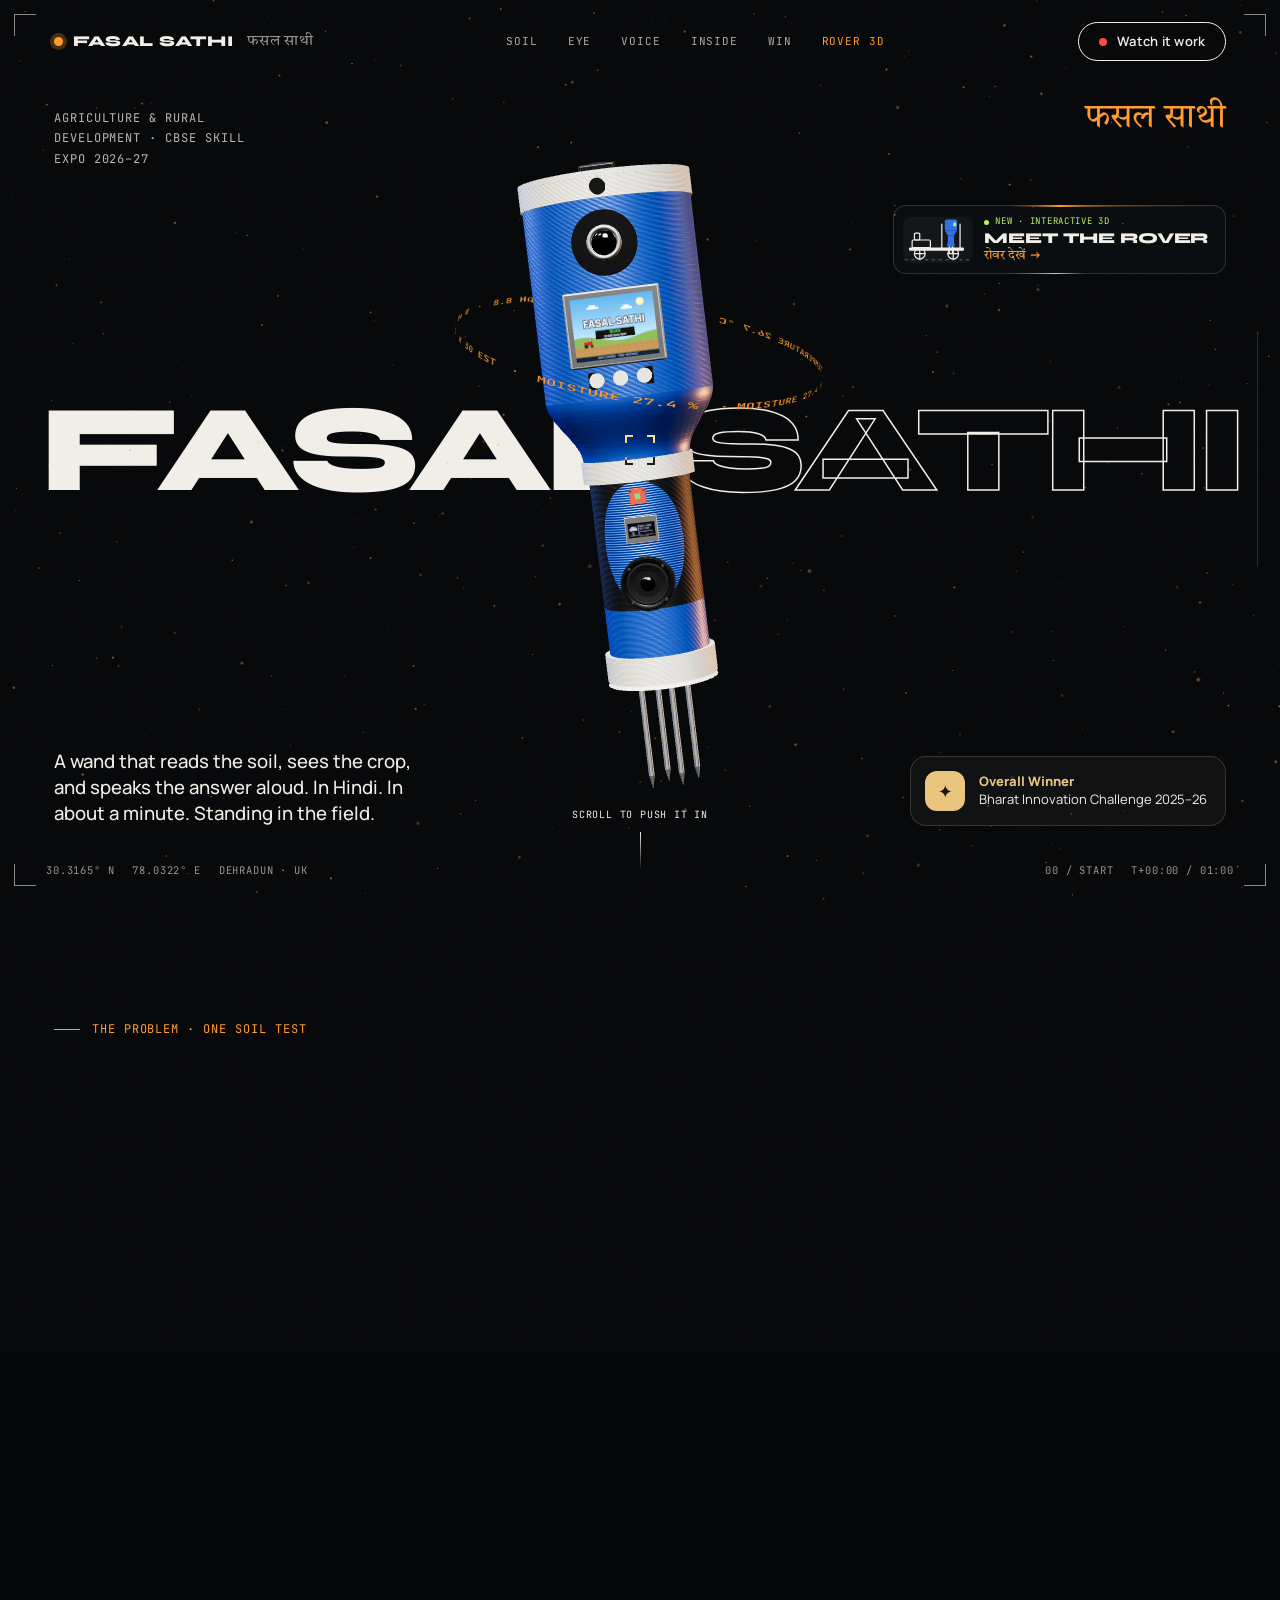
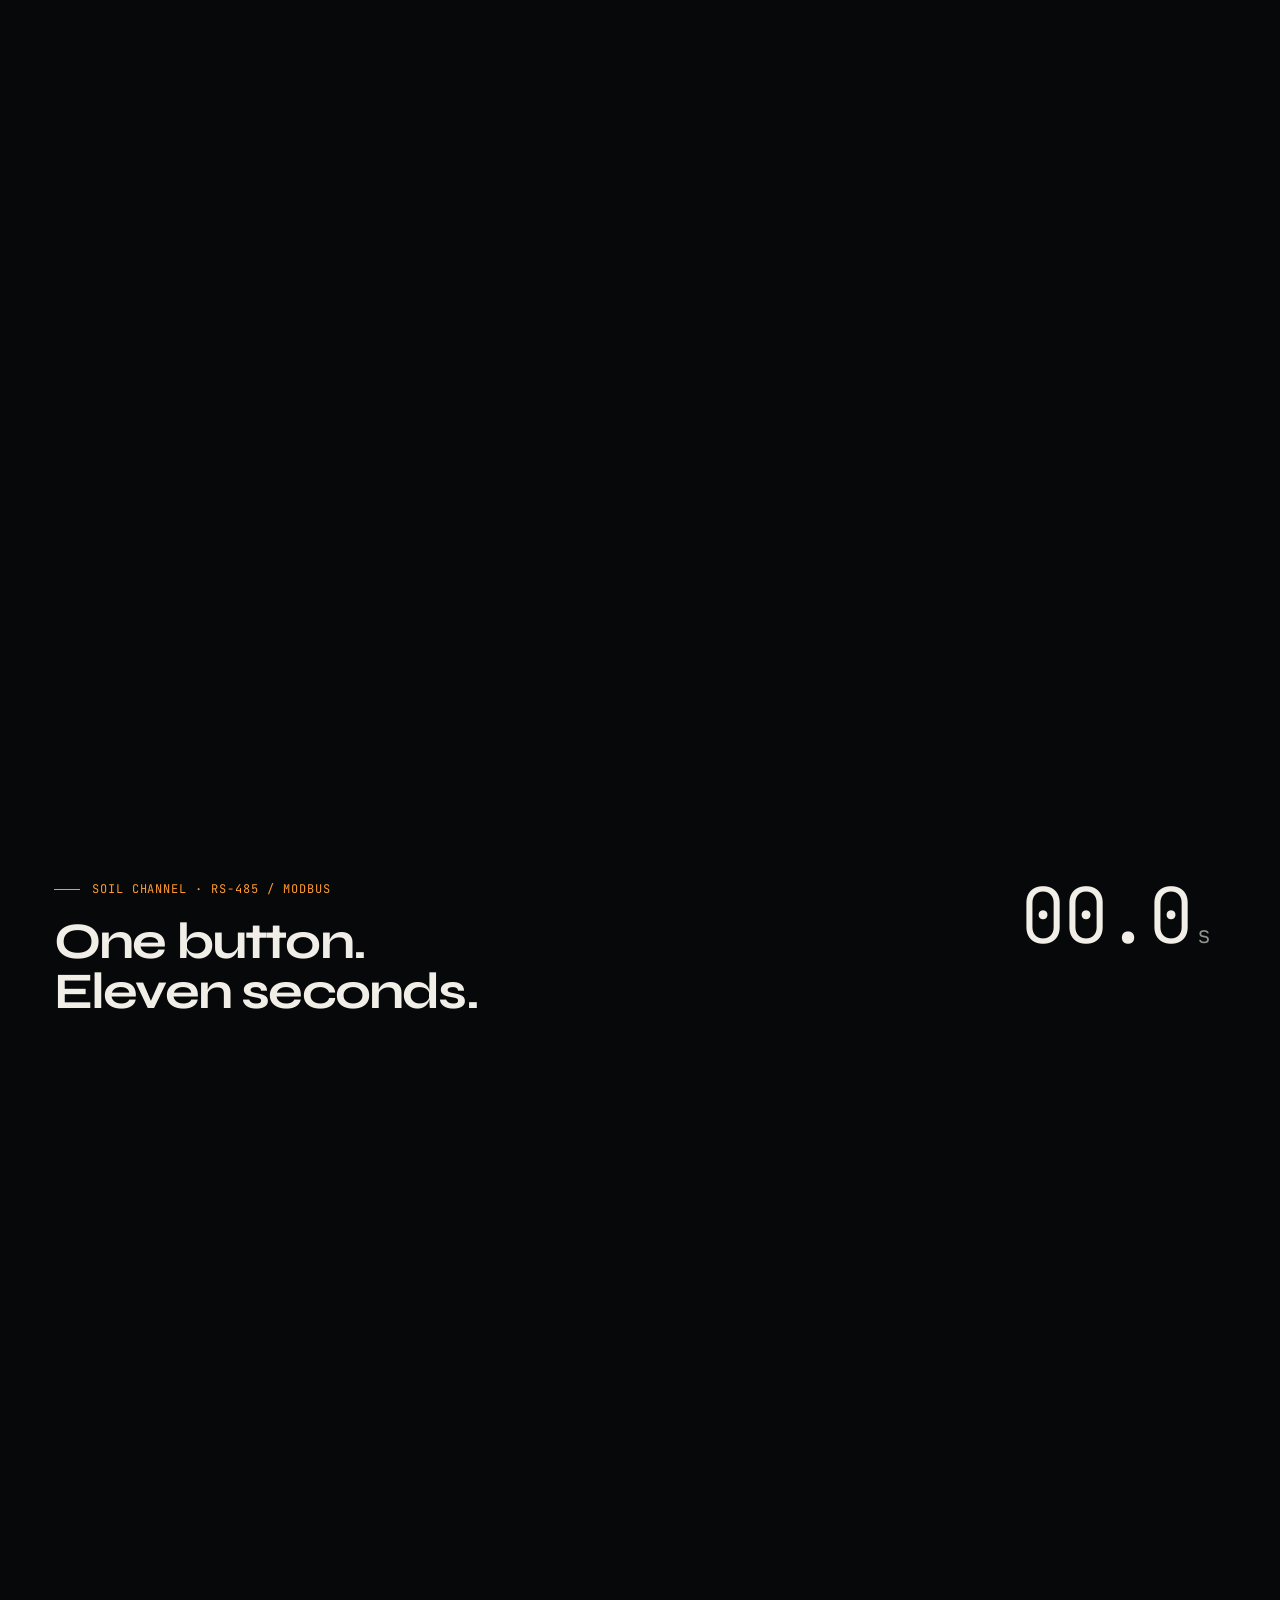
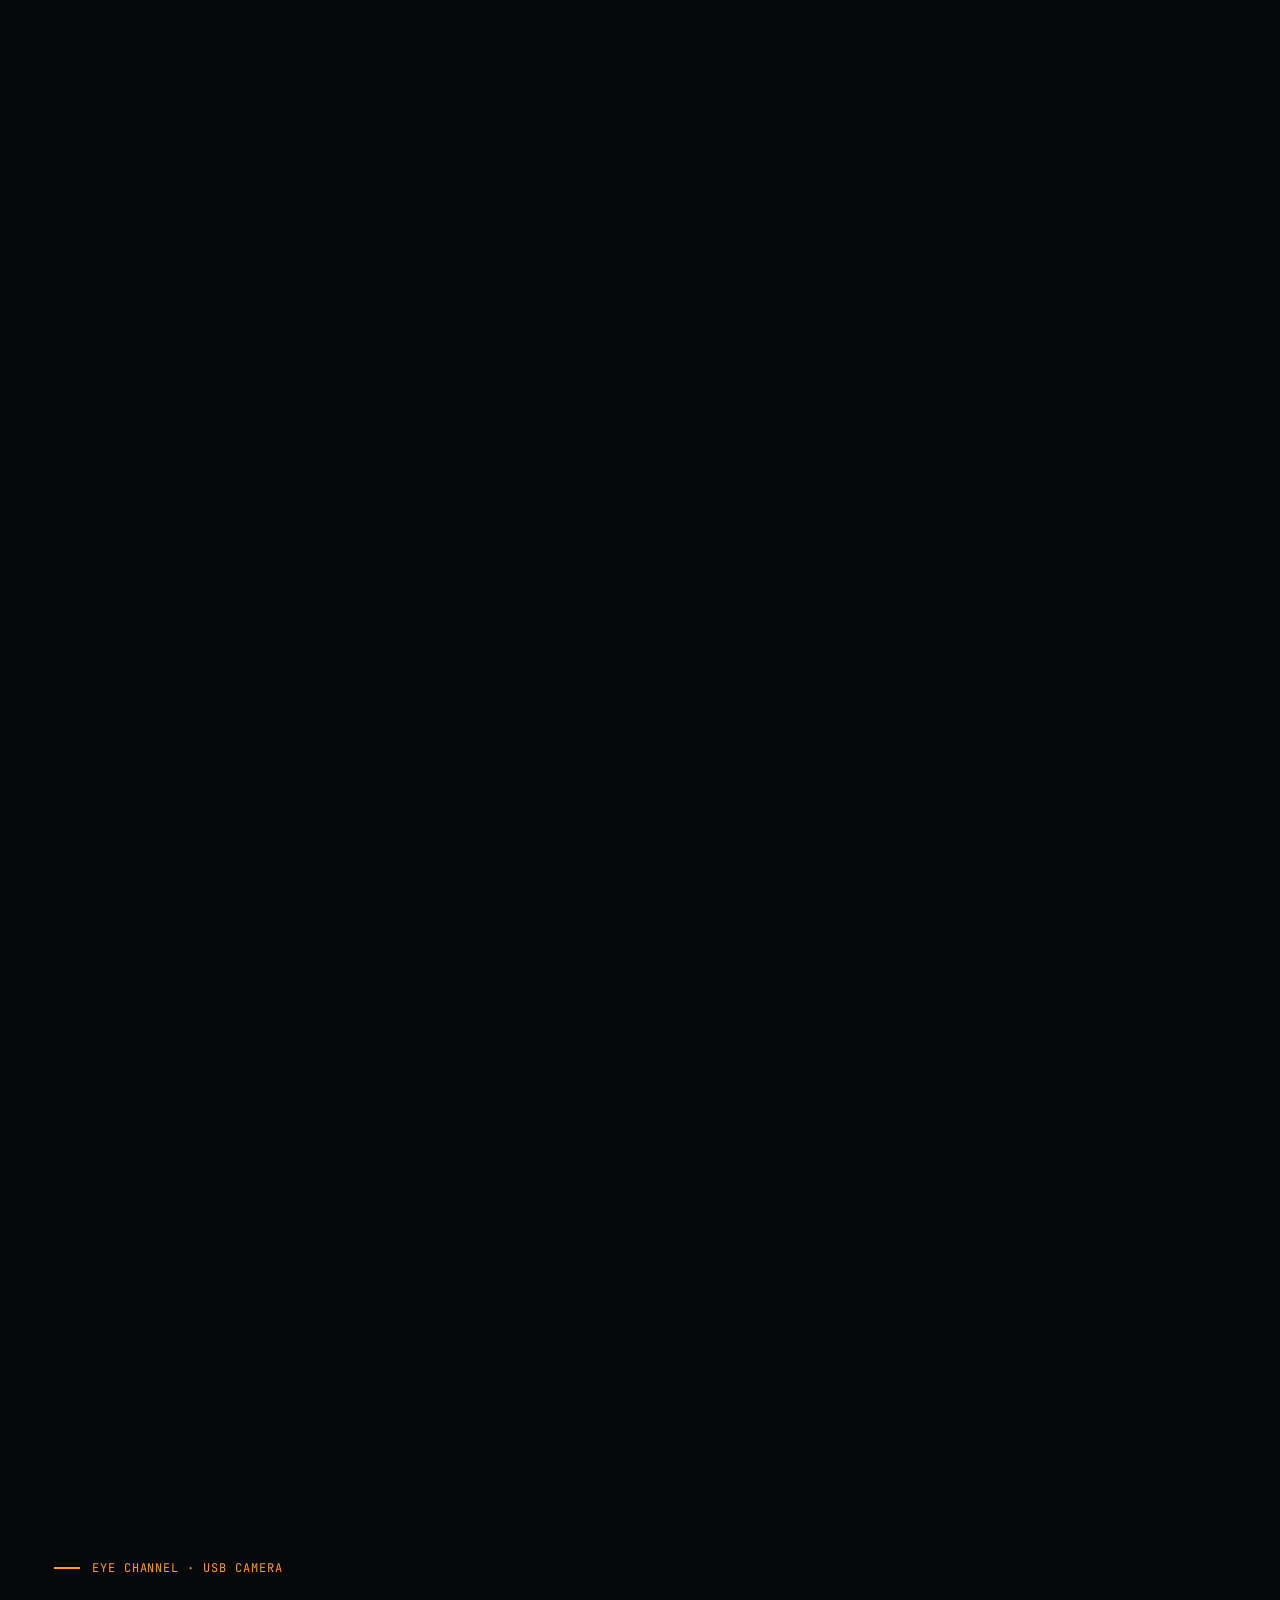
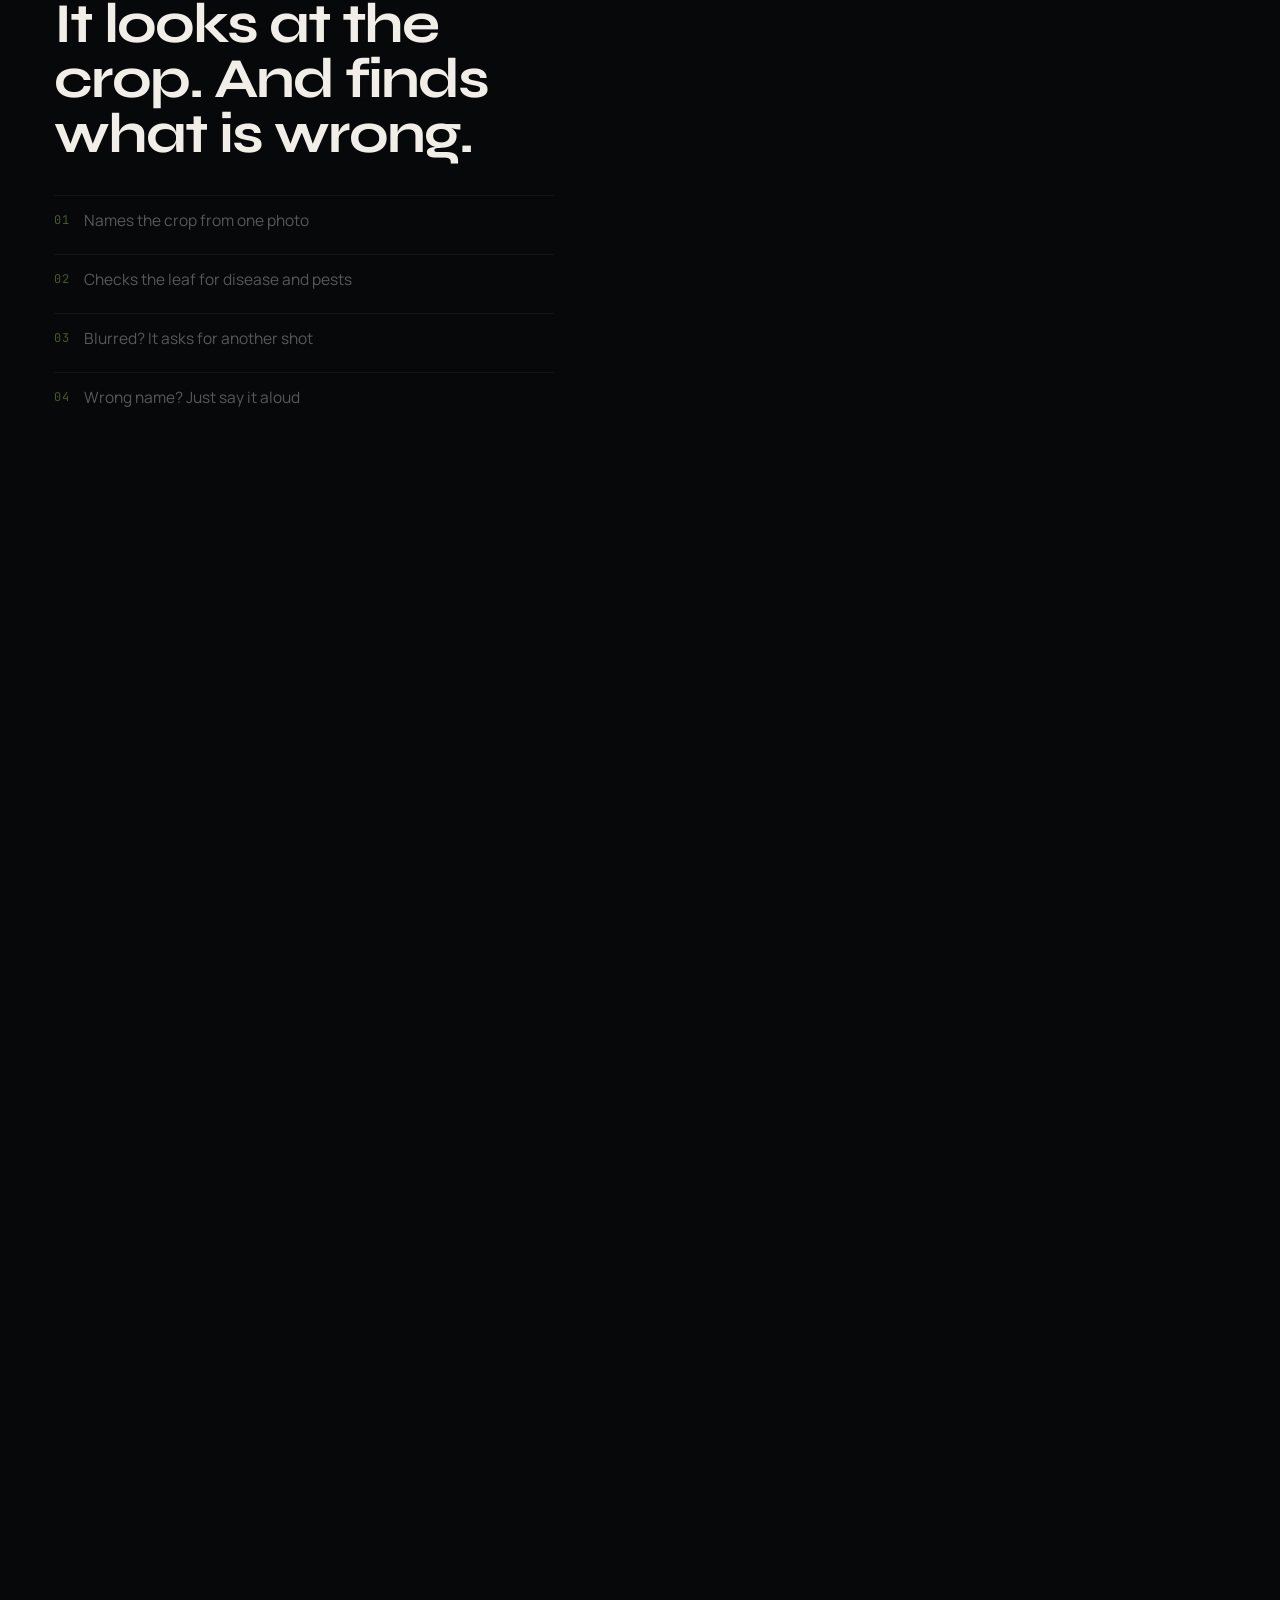
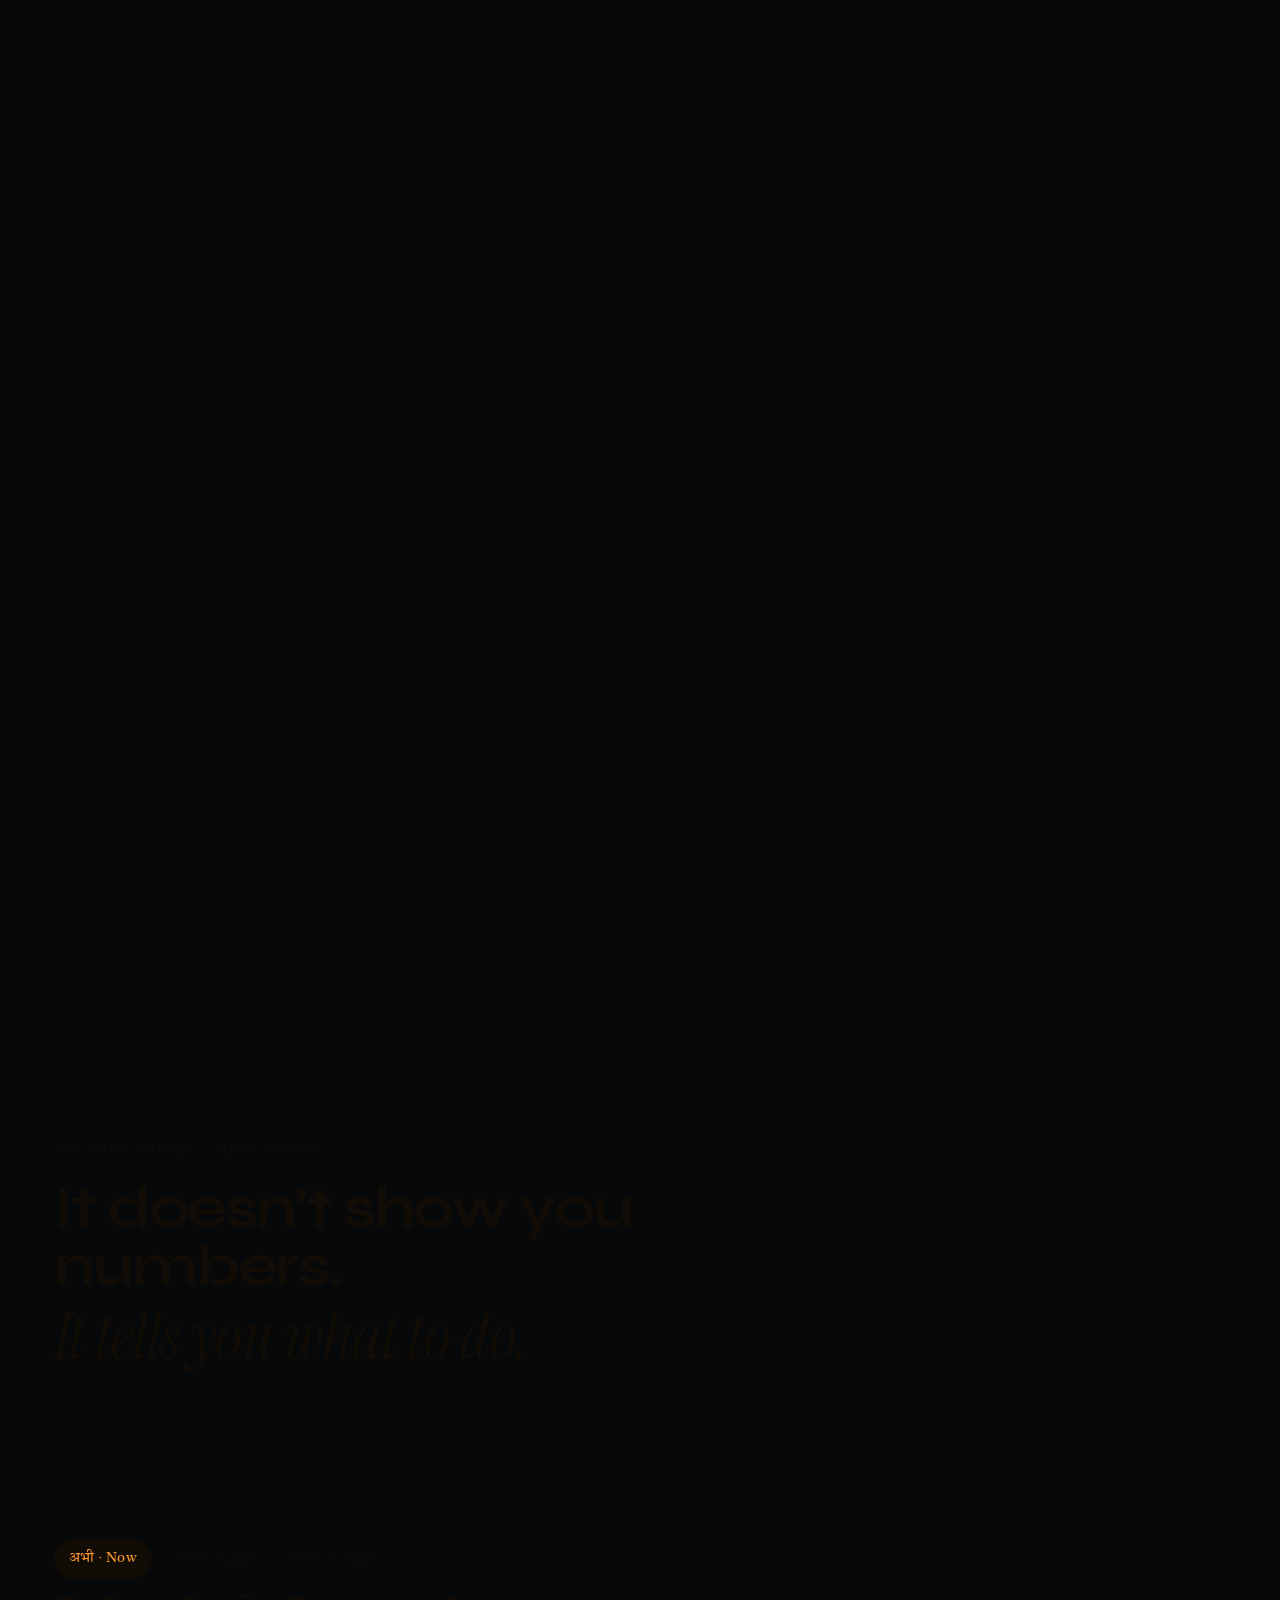
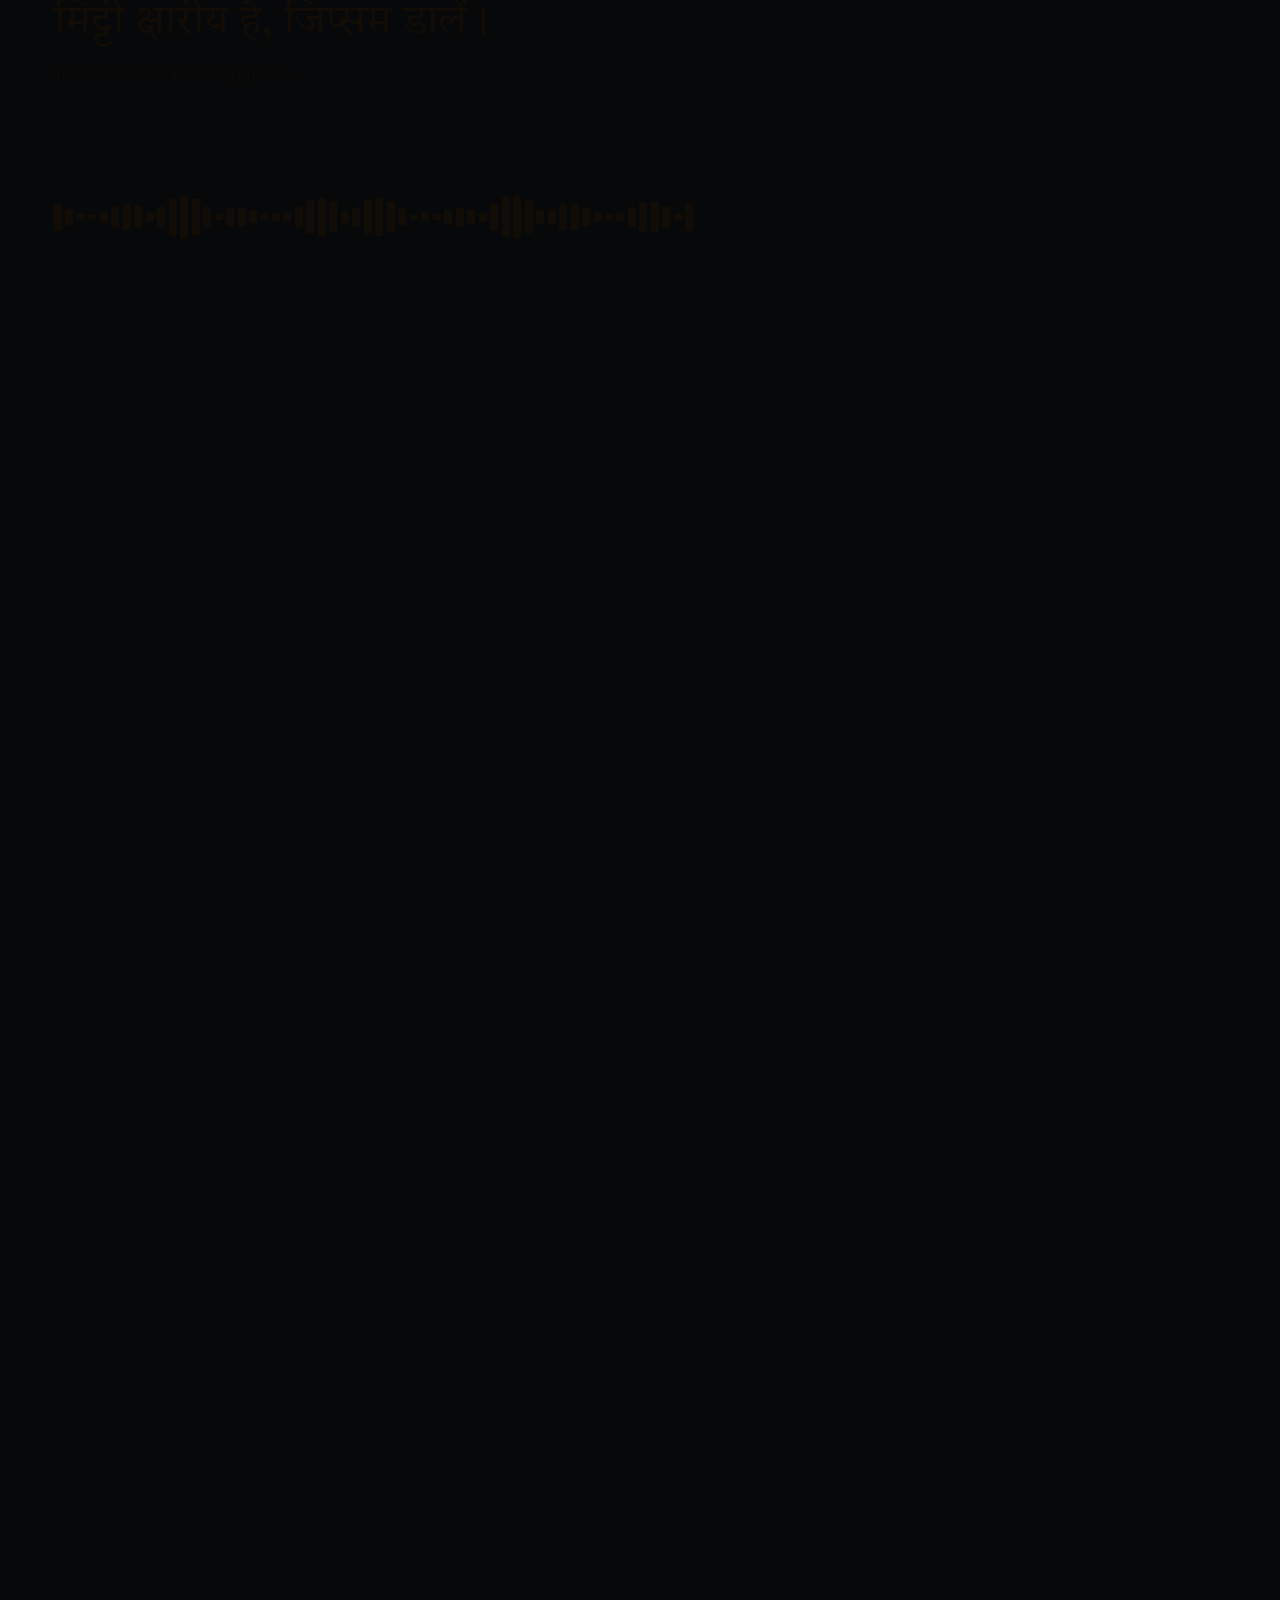
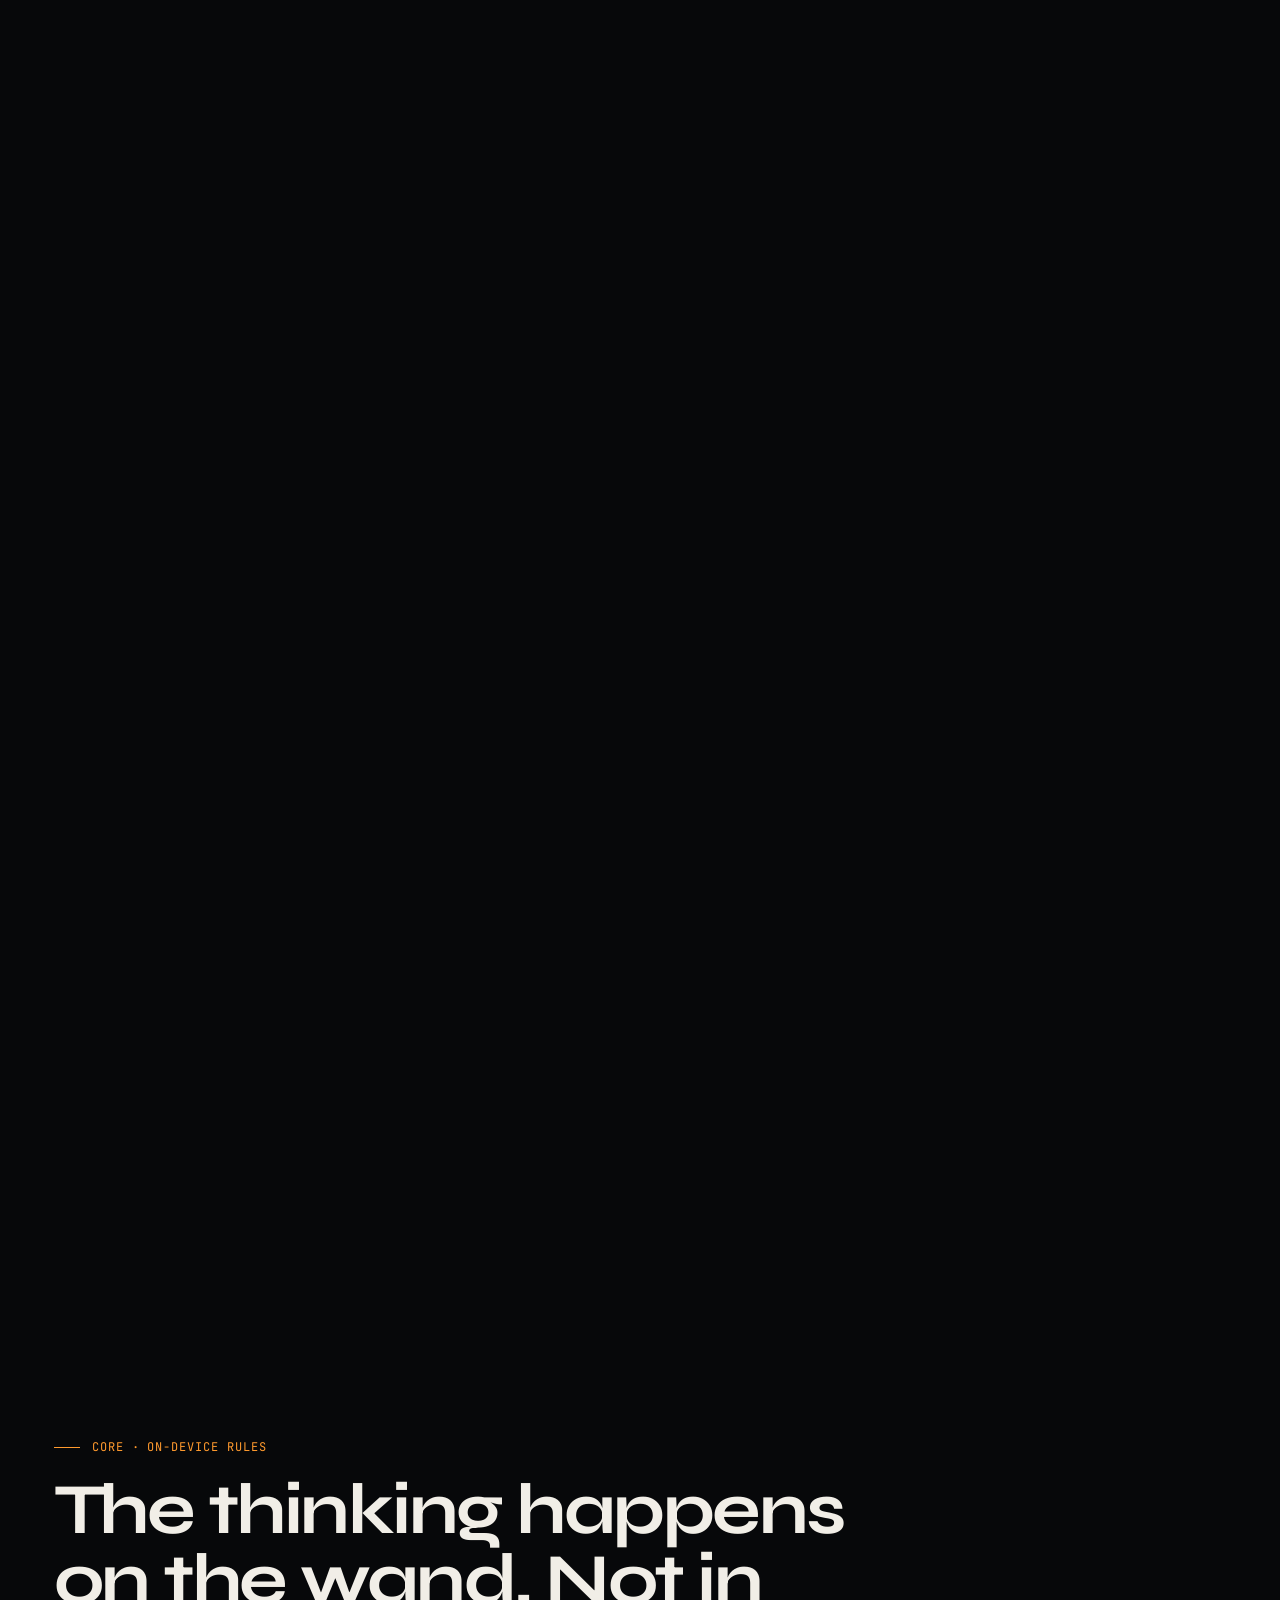
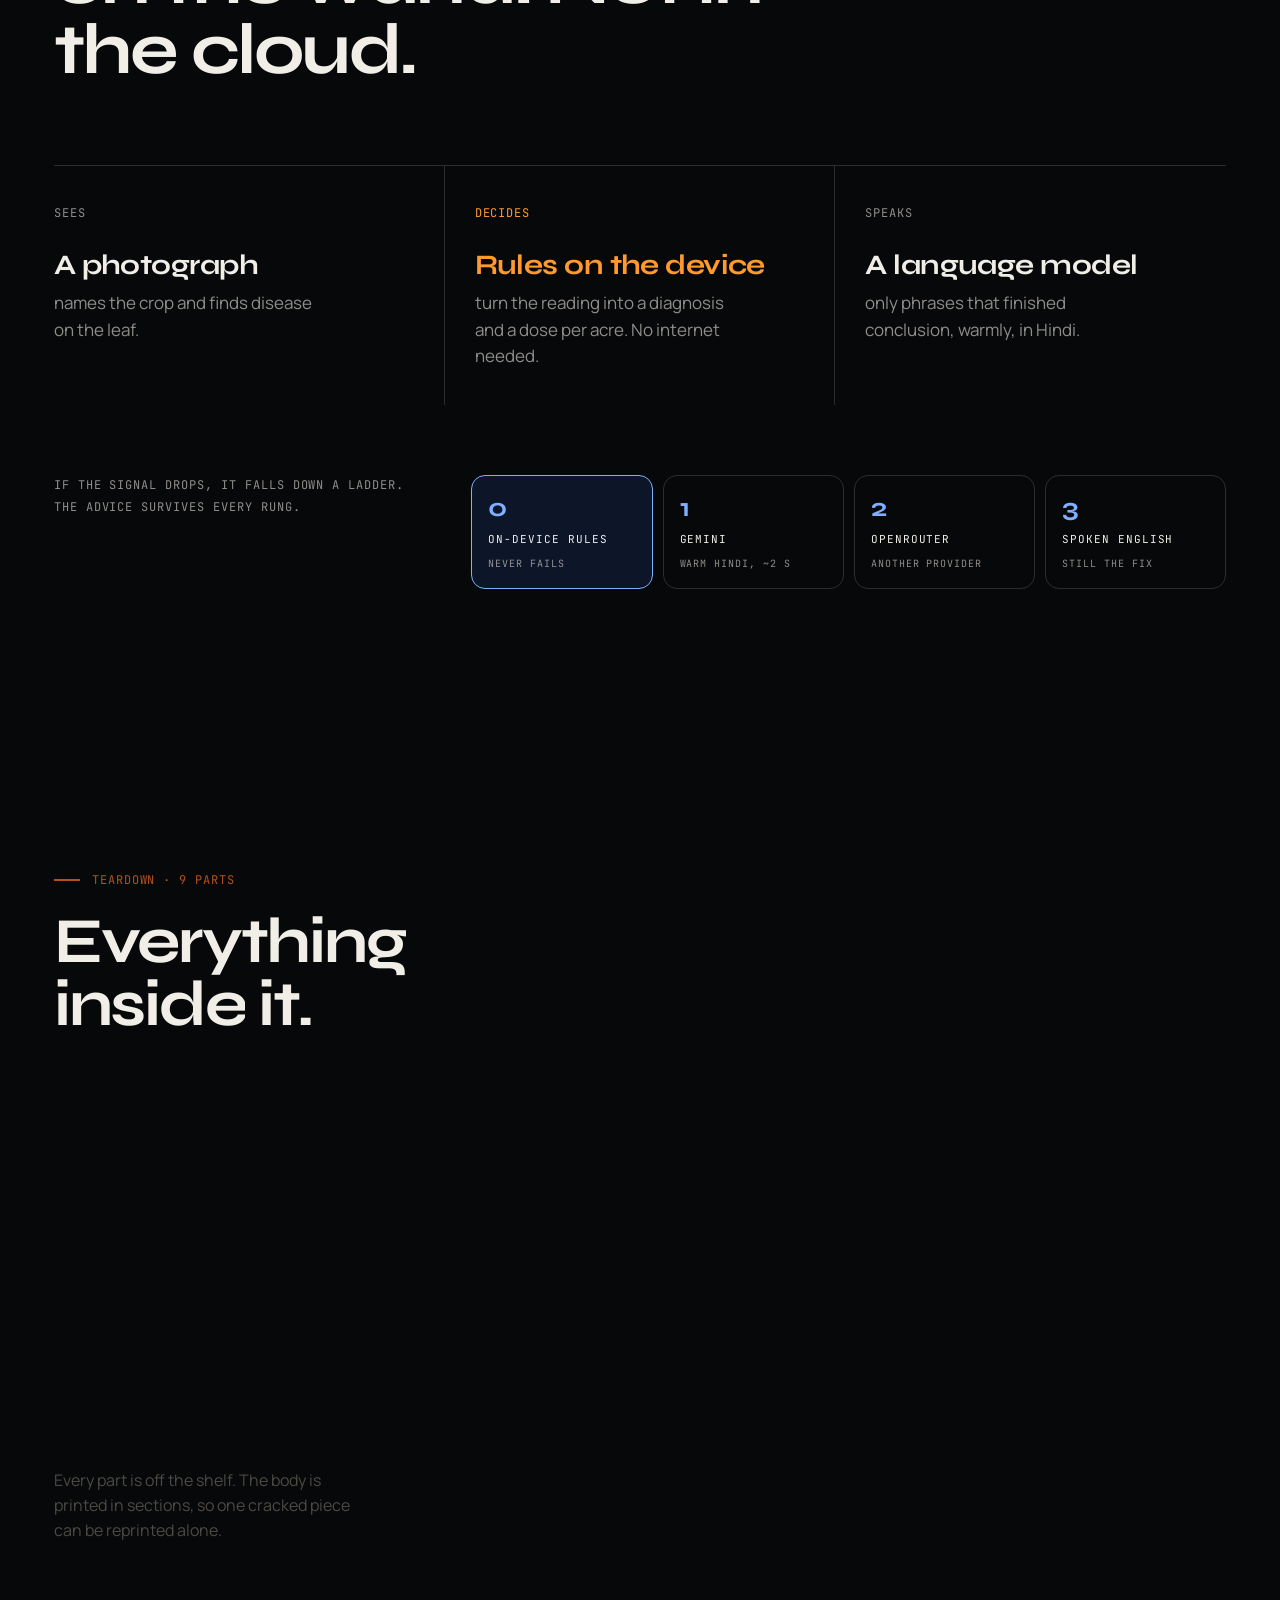
<file: index.html>
<!doctype html>
<html lang="en">
<head>
<meta charset="utf-8">
<meta name="viewport" content="width=device-width, initial-scale=1">
<title>Fasal Sathi — the wand that speaks to farmers</title>
<meta name="description" content="Fasal Sathi is a handheld wand that reads the soil, sees the crop and speaks the answer aloud in Hindi, in about a minute, in the field. Overall Winner, Bharat Innovation Challenge 2025–26.">
<meta name="theme-color" content="#07080a">
<link rel="icon" href="img/favicon.png">
<link rel="preload" href="fonts/Syne.ttf" as="font" type="font/ttf" crossorigin>
<link rel="stylesheet" href="css/site.css">
<script type="importmap">{ "imports": { "three": "./vendor/three/three.module.min.js", "three/addons/": "./vendor/three/addons/" } }</script>
</head>
<body>

<!-- loader -->
<div id="loader" aria-hidden="true">
  <div class="ld-in">
    <div class="ld-top mono"><span>FASAL SATHI · SOIL INTELLIGENCE</span><span id="ldPct">000</span></div>
    <div class="ld-word">Calibrating<em>&nbsp;the probe</em></div>
    <div class="ld-bar"><i></i></div>
    <div class="ld-log mono" id="ldLog">MODBUS RTU · 4800 BAUD · SLAVE 01</div>
  </div>
</div>

<!-- the 3D layer sits above the page, so the wand passes in front of the type -->
<canvas id="world" aria-hidden="true"></canvas>
<div id="labels" aria-hidden="true"></div>
<div class="grain" aria-hidden="true"></div>

<!-- viewfinder HUD -->
<div id="hud" aria-hidden="true">
  <i class="vf tl"></i><i class="vf tr"></i><i class="vf bl"></i><i class="vf br"></i>
  <div class="hud-l mono"><span>30.3165° N</span><span>78.0322° E</span><span>DEHRADUN · UK</span></div>
  <div class="hud-r mono"><span id="hudCh">00 / START</span><span id="hudT">T+00.0 s</span></div>
  <div class="hud-rail"><i id="hudBar"></i></div>
</div>

<header class="nav">
  <a class="brand" href="#top" data-magnet><span class="dot"></span>FASAL SATHI<span class="hi">फसल साथी</span></a>
  <nav class="links mono">
    <a href="#soil">Soil</a><a href="#eye">Eye</a><a href="#voice">Voice</a><a href="#inside">Inside</a><a href="#win">Win</a><a class="new" href="rover/">Rover 3D</a>
  </nav>
  <a class="pill" href="https://drive.google.com/file/d/1Quuk0p0DjH5NBMxoVr4oBa85WzG10_n8/view" target="_blank" rel="noopener" data-magnet><span class="rec"></span>Watch it work</a>
</header>

<main id="top">

<!-- 00 HERO -->
<section class="ch hero" data-ch="hero" data-name="START" data-bg="#07080a">
  <div class="hero-word" aria-label="Fasal Sathi"><span class="hw hw1">FASAL</span><span class="hw hw2">SATHI</span></div>
  <div class="hero-meta">
    <p class="eyebrow mono">Agriculture &amp; Rural Development · CBSE Skill Expo 2026–27</p>
    <div class="hero-r">
      <p class="hero-hi">फसल साथी</p>
      <a class="rover-cta" href="rover/" data-magnet aria-label="Meet the Fasal Sathi Rover, an interactive 3D model">
        <svg class="rc-sprouts" viewBox="0 0 318 96" aria-hidden="true">
          <g class="rc-vine">
            <path class="st s1" d="M250 96 C250 78 240 66 244 50 C247 37 258 30 260 14"/>
            <path class="lf l1" d="M244 64 C232 63 225 55 225 46 C236 47 243 54 244 64 Z"/>
            <path class="lf l2" d="M249 44 C259 39 268 41 272 48 C264 53 255 52 249 44 Z"/>
            <circle class="bud" cx="260" cy="11" r="3.6"/>
          </g>
          <path class="st tr s2" d="M214 96 V74 H196 V52 H186"/>
          <circle class="pad p2" cx="182" cy="52" r="4"/><circle class="via" cx="196" cy="74" r="2"/>
          <path class="st tr s4" d="M160 96 V82 H146"/><circle class="pad p4" cx="142" cy="82" r="3"/>
          <g class="rc-sprout">
            <path class="st s3" d="M288 96 C288 86 294 80 292 70"/>
            <path class="lf l3" d="M292 72 C286 68 285 62 288 58 C292 62 293 67 292 72 Z"/>
            <path class="lf l4" d="M292 72 C298 69 302 64 301 59 C296 61 293 66 292 72 Z"/>
          </g>
        </svg>
        <i class="rc-spark k1"></i><i class="rc-spark k2"></i><i class="rc-spark k3"></i><i class="rc-spark k4"></i>
        <span class="rc-frame" aria-hidden="true"></span>
        <svg class="rc-rover" viewBox="0 0 92 60" aria-hidden="true">
          <line class="gnd" x1="2" y1="56" x2="90" y2="56"/>
          <rect class="ln" x="12" y="30" width="24" height="10" rx="1.5"/>
          <rect class="ln" x="15" y="21" width="7" height="9" rx="1.5"/>
          <line class="ln" x1="51" y1="9" x2="51" y2="40"/><line class="ln" x1="75" y1="9" x2="75" y2="40"/>
          <rect class="deck" x="8" y="40" width="72" height="4" rx="1"/>
          <g class="wnd">
            <rect class="wb" x="55" y="3" width="16" height="15" rx="2.5"/>
            <path class="wb" d="M55 18 H71 L67 24 H59 Z"/>
            <rect class="wb" x="59" y="24" width="8" height="10"/>
            <rect class="wb" x="58" y="34" width="10" height="5" rx="1"/>
            <rect class="scr" x="66" y="7" width="4" height="5" rx=".6"/>
            <path class="ln" d="M61 39 V47 M65 39 V47"/>
          </g>
          <g class="wh w1"><circle class="ln" cx="22" cy="48" r="7"/><path class="ln" d="M22 41 V55 M15 48 H29"/></g>
          <g class="wh w2"><circle class="ln" cx="66" cy="48" r="7"/><path class="ln" d="M66 41 V55 M59 48 H73"/></g>
        </svg>
        <span class="rc-txt">
          <span class="rc-k mono"><i></i>New · interactive 3D</span>
          <span class="rc-t">Meet the Rover</span>
          <span class="rc-h">रोवर देखें <b>→</b></span>
        </span>
      </a>
    </div>
  </div>
  <div class="hero-foot">
    <p class="lead" data-split>A wand that reads the soil, sees the crop, and speaks the answer aloud. In Hindi. In about a minute. Standing in the field.</p>
    <div class="badge"><span class="star">✦</span><span><b>Overall Winner</b><br>Bharat Innovation Challenge 2025–26</span></div>
  </div>
  <div class="cue mono"><span>Scroll to push it in</span><i></i></div>
</section>

<!-- 01 PROBLEM -->
<section class="ch pin problem" data-ch="problem" data-name="PROBLEM" data-bg="#07080a" style="--len:340vh">
  <div class="stick">
    <p class="kicker mono">The problem · one soil test</p>
    <div class="kin">
      <span class="k k1">₹500.</span>
      <span class="k k2">Seven days.</span>
      <span class="k k3">In English.</span>
    </div>
    <div class="kin-after">
      <p class="big">That is one soil test.<br><span class="dim">So most farmers simply guess.</span></p>
      <div class="stat86"><span class="n" data-count="86">0</span><span class="pc">%</span><p>of Indian farmers work less than two hectares. For them the fee, the wait and the English are each a wall.</p></div>
    </div>
  </div>
</section>

<!-- 02 SOIL -->
<section class="ch pin soil" id="soil" data-ch="soil" data-name="SOIL" data-bg="#0b0805" style="--len:420vh">
  <div class="stick">
    <div class="soil-head">
      <p class="kicker mono">Soil channel · RS-485 / Modbus</p>
      <h2 class="h2" data-split>One button.<br>Eleven seconds.</h2>
    </div>
    <div class="timer mono"><span id="tSec">00.0</span><small>s</small></div>
    <div class="reads">
      <div class="rd" data-r="0"><span class="mono">Moisture</span><b><i data-to="27.4" data-d="1">0.0</i><small>%</small></b></div>
      <div class="rd" data-r="1"><span class="mono">Temperature</span><b><i data-to="26.7" data-d="1">0.0</i><small>°C</small></b></div>
      <div class="rd" data-r="2"><span class="mono">Conductivity</span><b><i data-to="98" data-d="0">0</i><small>µS/cm</small></b></div>
      <div class="rd" data-r="3"><span class="mono">pH</span><b><i data-to="8.8" data-d="1">0.0</i></b></div>
      <div class="rd est" data-r="4"><span class="mono">N · P · K <em>EST</em></span><b>40 · 5 · 30<small>mg/kg</small></b></div>
    </div>
    <p class="soil-note mono">First reading in real ground · 23 Aug 2026 · unedited<br><span>N-P-K are estimated from conductivity, and the wand labels them EST. It never quotes a dose from a guess.</span></p>
  </div>
</section>

<!-- 03 EYE -->
<section class="ch pin eye" id="eye" data-ch="eye" data-name="EYE" data-bg="#050a08" style="--len:320vh">
  <div class="stick">
    <div class="eye-copy">
      <p class="kicker mono">Eye channel · USB camera</p>
      <h2 class="h2" data-split>It looks at the crop. And finds what is wrong.</h2>
      <ul class="chips">
        <li><span class="mono">01</span>Names the crop from one photo</li>
        <li><span class="mono">02</span>Checks the leaf for disease and pests</li>
        <li><span class="mono">03</span>Blurred? It asks for another shot</li>
        <li><span class="mono">04</span>Wrong name? Just say it aloud</li>
      </ul>
    </div>
    <div class="idcard mono" id="idcard">
      <div class="idrow"><span>CROP</span><b>TOMATO</b></div>
      <div class="idbar"><i></i></div>
      <div class="idrow"><span>CONFIDENCE</span><b><i data-to="87" data-d="0">0</i>%</b></div>
      <div class="idrow"><span>LEAF</span><b class="flag">SPOTS FLAGGED</b></div>
    </div>
  </div>
</section>

<!-- 04 VOICE -->
<section class="ch pin voice" id="voice" data-ch="voice" data-name="VOICE" data-bg="#ff9a2e" data-fg="#120c06" style="--len:380vh">
  <div class="stick">
    <p class="kicker mono">Voice channel · Hindi speech</p>
    <h2 class="h2 voice-h">It doesn’t show you numbers.<br><span>It tells you what to do.</span></h2>
    <div class="say">
      <div class="tabs mono"><span class="on">अभी · Now</span><span>ज़मीन · Land</span><span>फसल · Crops</span></div>
      <div class="lines">
        <div class="line on"><p class="dev">मिट्टी क्षारीय है, जिप्सम डालें।</p><p class="gl">Your soil is alkaline. Add gypsum.</p></div>
        <div class="line"><p class="dev">हर साल 4–5 टन गोबर की खाद। फसल अवशेष जलाएं नहीं।</p><p class="gl">4–5 tonnes of farmyard manure a year. Never burn crop residue.</p></div>
        <div class="line"><p class="dev">इस मिट्टी में बाजरा, ज्वार और आलू अच्छे रहेंगे।</p><p class="gl">Millet, sorghum and potato will do well in this soil.</p></div>
      </div>
      <div class="wave" aria-hidden="true"></div>
    </div>
  </div>
</section>

<!-- 05 BRAIN -->
<section class="ch brain" data-ch="brain" data-name="THINKING" data-bg="#07080a">
  <p class="kicker mono">Core · on-device rules</p>
  <h2 class="h2 wide" data-split>The thinking happens on the wand. Not in the cloud.</h2>
  <div class="steps">
    <article class="step"><span class="no mono">SEES</span><h3>A photograph</h3><p>names the crop and finds disease on the leaf.</p></article>
    <article class="step hot"><span class="no mono">DECIDES</span><h3>Rules on the device</h3><p>turn the reading into a diagnosis and a dose per acre. No internet needed.</p></article>
    <article class="step"><span class="no mono">SPEAKS</span><h3>A language model</h3><p>only phrases that finished conclusion, warmly, in Hindi.</p></article>
  </div>
  <div class="ladder">
    <p class="mono">If the signal drops, it falls down a ladder. The advice survives every rung.</p>
    <ol class="mono">
      <li><b>0</b>On-device rules<em>never fails</em></li>
      <li><b>1</b>Gemini<em>warm Hindi, ~2 s</em></li>
      <li><b>2</b>OpenRouter<em>another provider</em></li>
      <li><b>3</b>Spoken English<em>still the fix</em></li>
    </ol>
  </div>
</section>

<!-- 06 INSIDE -->
<section class="ch pin inside" id="inside" data-ch="inside" data-name="INSIDE" data-bg="#ebe7de" data-fg="#0d0f12" style="--len:420vh">
  <div class="stick">
    <p class="kicker mono">Teardown · 9 parts</p>
    <h2 class="h2 in-h" data-split>Everything inside it.</h2>
    <p class="in-sub">Every part is off the shelf. The body is printed in sections, so one cracked piece can be reprinted alone.</p>
  </div>
</section>

<!-- 07 PROOF -->
<section class="ch proof" data-ch="proof" data-name="PROOF" data-bg="#07080a">
  <p class="kicker mono">Bench log · measured, not claimed</p>
  <h2 class="h2 wide" data-split>Every number here came off the real hardware.</h2>
  <div class="grid">
    <div class="cell"><b>5–12<small>s</small></b><span>complete soil reading</span></div>
    <div class="cell"><b>1.8–10<small>s</small></b><span>Hindi advice written</span></div>
    <div class="cell"><b>±3<small>%</small></b><span>conductivity accuracy</span></div>
    <div class="cell"><b>±0.3</b><span>pH accuracy</span></div>
    <div class="cell"><b>4/4</b><span>repeat reads, byte for byte identical</span></div>
    <div class="cell"><b>₹0</b><span>per test, once you own it</span></div>
  </div>
  <div class="marquee mono" aria-hidden="true"><div class="mq"><span>[271, 262, 95, 79, 0, 3, 0, 52, 47]</span><span>EC 96 → SALINITY 52 ✓ TDS 48 ✓</span><span>27.1 % · 26.2 °C · 95 µS/cm · pH 7.9</span><span>[271, 262, 95, 79, 0, 3, 0, 52, 47]</span><span>EC 96 → SALINITY 52 ✓ TDS 48 ✓</span><span>27.1 % · 26.2 °C · 95 µS/cm · pH 7.9</span></div></div>
</section>

<!-- 08 REAL -->
<section class="ch pin real" data-ch="real" data-name="REAL" data-bg="#07080a" style="--len:360vh">
  <div class="stick">
    <div class="real-head">
      <p class="kicker mono">Photographs · not a render</p>
      <h2 class="h2">Everything above was drawn by your browser.<br><span class="dim">This is the real one.</span></h2>
    </div>
    <div class="track">
      <figure><img src="img/ph-wand-full.webp" alt="The finished wand" loading="lazy"><figcaption class="mono"><b>01</b>The whole wand</figcaption></figure>
      <figure><img src="img/ph-wand-display.webp" alt="Display, camera and three buttons" loading="lazy"><figcaption class="mono"><b>02</b>Display, camera, three buttons</figcaption></figure>
      <figure><img src="img/ph-wand-top.webp" alt="Top cap with solar panel and fan" loading="lazy"><figcaption class="mono"><b>03</b>Solar panel and fan</figcaption></figure>
      <figure><img src="img/ph-wand-front.webp" alt="The two printed sections" loading="lazy"><figcaption class="mono"><b>04</b>Two printed sections</figcaption></figure>
      <figure><img src="img/ph-wand-lower.webp" alt="Status light, OLED and speaker" loading="lazy"><figcaption class="mono"><b>05</b>Light, OLED, speaker</figcaption></figure>
      <figure><img src="img/ph-wand-probe.webp" alt="The four-prong probe, still carrying soil" loading="lazy"><figcaption class="mono"><b>06</b>Four prongs, still muddy</figcaption></figure>
    </div>
  </div>
</section>

<!-- 09 APP -->
<section class="ch app" data-ch="app" data-name="APP" data-bg="#1d4fb0" data-fg="#f3f1ec">
  <div class="app-copy">
    <p class="kicker mono">Companion · Android app</p>
    <h2 class="h2" data-split>One wand. A whole village.</h2>
    <p class="app-p">The Android app finds the wand over Wi-Fi by itself. No address is ever typed. Every scan, photo and advice is kept per farmer, so one wand can serve every family in a village.</p>
    <ul class="ticks mono"><li>Live probe readings</li><li>History per farmer</li><li>Start or stop a scan</li><li>हिंदी · English · मराठी</li></ul>
  </div>
  <div class="phones">
    <div class="ph p1"><img src="img/app-dashboard.webp" alt="Dashboard" loading="lazy"></div>
    <div class="ph p2"><img src="img/app-home-connected.webp" alt="Home, wand connected" loading="lazy"></div>
    <div class="ph p3"><img src="img/app-farmers.webp" alt="Farmer profiles" loading="lazy"></div>
  </div>
</section>

<!-- 10 WIN -->
<section class="ch win" id="win" data-ch="win" data-name="WIN" data-bg="#07080a">
  <p class="kicker mono gold">Recognition</p>
  <h2 class="win-h"><span>Overall</span><span>Winner.</span></h2>
  <p class="win-sub">Bharat Innovation Challenge 2025–26 · Lovely Professional University, Punjab</p>
  <div class="win-nums">
    <div><b data-count="2600" data-plus>0</b><span class="mono">teams</span></div>
    <div><b data-count="10000" data-plus>0</b><span class="mono">students</span></div>
    <div><b data-count="28">0</b><span class="mono">states</span></div>
    <div><b data-count="21">0</b><span class="mono">industry judges</span></div>
  </div>
  <div class="win-pics">
    <figure class="w1"><img src="img/win-stage.webp" alt="Receiving the Overall Winner cheque on stage" loading="lazy"></figure>
    <figure class="w2"><img src="img/win-trophies.webp" alt="The three trophies" loading="lazy"></figure>
    <figure class="w3"><img src="img/win-duo.webp" alt="Holding the Overall Winner trophy at LPU" loading="lazy"></figure>
  </div>
  <div class="awards mono"><span><b>₹3,00,000</b>Overall Winner</span><span><b>✦</b>Best School Award</span><span><b>✦</b>Jury Special Award</span></div>
</section>

<!-- 11 TEAM -->
<section class="ch team" data-ch="team" data-name="TEAM" data-bg="#ebe7de" data-fg="#0d0f12">
  <p class="kicker mono">Team Sanketra</p>
  <div class="people">
    <div class="pp"><img src="img/team-shubh.webp" alt="Shubh Kumar Jayaswal" loading="lazy"><div><h3>Shubh Kumar Jayaswal</h3><p class="mono">Project lead · hardware, firmware, AI, app</p></div></div>
    <div class="pp"><img src="img/team-abhinav.webp" alt="Abhinav Rawat" loading="lazy"><div><h3>Abhinav Rawat</h3><p class="mono">Hardware integration</p></div></div>
  </div>
  <p class="school">DAV Public School, Defence Colony, Dehradun</p>
  <div class="cta">
    <a class="btn" href="https://drive.google.com/file/d/1Quuk0p0DjH5NBMxoVr4oBa85WzG10_n8/view" target="_blank" rel="noopener" data-magnet><span class="rec"></span>Watch the demo</a>
    <a class="btn ghost" href="rover/" data-magnet>The Rover in 3D</a>
    <a class="btn ghost" href="https://instagram.com/sanketra.in" target="_blank" rel="noopener" data-magnet>@sanketra.in</a>
  </div>
</section>

<footer class="foot" data-ch="foot" data-name="END" data-bg="#ebe7de" data-fg="#0d0f12">
  <div class="foot-word">FASAL SATHI</div>
  <div class="foot-row mono">
    <span>Helping hands that feed India.</span>
    <span>Theme · Agriculture &amp; Rural Development</span>
    <span>Sub Theme · Precision Agriculture &amp; Smart Farming Technology</span>
    <span>Team Sanketra · 2026</span>
  </div>
</footer>

</main>

<div id="cursor" aria-hidden="true"><i></i><i></i><i></i><i></i></div>
<noscript><style>#loader{display:none}</style></noscript>
<script type="module" src="js/main.js"></script>
<script src="js/desktop.js"></script>
</body>
</html>
</file>
<file: css/site.css>
/* Fasal Sathi — instrument black, the wand's own cobalt, a saffron voice. */
@font-face { font-family: 'Syne'; src: url('../fonts/Syne.ttf') format('truetype'); font-weight: 400 800; font-display: swap; }
@font-face { font-family: 'Manrope'; src: url('../fonts/Manrope.ttf') format('truetype'); font-weight: 200 800; font-display: swap; }
@font-face { font-family: 'JB'; src: url('../fonts/JetBrainsMono.ttf') format('truetype'); font-weight: 100 800; font-display: swap; }
@font-face { font-family: 'Tiro'; src: url('../fonts/TiroHindi.ttf') format('truetype'); font-display: swap; }
@font-face { font-family: 'Serif'; src: url('../fonts/InstrumentSerif-Italic.ttf') format('truetype'); font-style: italic; font-display: swap; }

:root {
  --bg: #07080a; --fg: #f1eee7;
  --ink: #07080a; --bone: #ebe7de;
  --cobalt: #2f6fe4; --cobalt-2: #7fb0ff; --saffron: #ff9a2e; --gold: #e9c47c; --leaf: #b9f26a;
  --mut: color-mix(in srgb, var(--fg) 58%, transparent);
  --line: color-mix(in srgb, var(--fg) 16%, transparent);
  --pad: clamp(20px, 4.2vw, 72px);
  --ease: cubic-bezier(.2, .7, .1, 1);
  --u: 1px;
}
* { box-sizing: border-box; }
html { background: var(--bg); color: var(--fg); transition: background-color .9s var(--ease), color .9s var(--ease); }
html, body { margin: 0; }
body { font: 400 17px/1.55 'Manrope', system-ui, sans-serif; -webkit-font-smoothing: antialiased; overflow-x: hidden; }
img { display: block; max-width: 100%; }
a { color: inherit; text-decoration: none; }
::selection { background: var(--saffron); color: #000; }
.mono { font-family: 'JB', ui-monospace, monospace; font-size: 12px; letter-spacing: .08em; text-transform: uppercase; }
.dim { color: var(--mut); }
.gold { color: var(--gold); }

/* layers */
#world { position: fixed; inset: 0; width: 100vw; height: 100vh; z-index: 20; pointer-events: none; }
#labels { position: fixed; inset: 0; z-index: 21; pointer-events: none; }
.grain { position: fixed; inset: -50%; z-index: 60; pointer-events: none; opacity: .07; mix-blend-mode: overlay;
  background-image: url("data:image/svg+xml,%3Csvg xmlns='http://www.w3.org/2000/svg' width='220' height='220'%3E%3Cfilter id='n'%3E%3CfeTurbulence type='fractalNoise' baseFrequency='.85' numOctaves='3' stitchTiles='stitch'/%3E%3C/filter%3E%3Crect width='100%25' height='100%25' filter='url(%23n)'/%3E%3C/svg%3E");
  animation: grain 1.2s steps(6) infinite; }
@keyframes grain { 0%{transform:translate(0,0)} 20%{transform:translate(-3%,2%)} 40%{transform:translate(2%,-4%)} 60%{transform:translate(-4%,-1%)} 80%{transform:translate(3%,3%)} 100%{transform:translate(0,0)} }
main { position: relative; z-index: 10; }

/* loader */
#loader { position: fixed; inset: 0; z-index: 100; background: #07080a; color: #f1eee7; display: grid; place-items: center; transition: clip-path 1.1s cubic-bezier(.77,0,.18,1); clip-path: inset(0 0 0 0); }
#loader.out { clip-path: inset(0 0 100% 0); }
.ld-in { width: min(720px, 86vw); }
.ld-top { display: flex; justify-content: space-between; color: #8b8a86; }
.ld-word { font: 700 clamp(44px, 8vw, 110px)/.95 'Syne'; letter-spacing: -.03em; margin: 28px 0 30px; }
.ld-word em { font: italic 400 1em 'Serif'; color: var(--saffron); letter-spacing: 0; }
.ld-bar { height: 2px; background: #1d1e21; overflow: hidden; }
.ld-bar i { display: block; height: 100%; width: 100%; transform: scaleX(var(--p, 0)); transform-origin: left; background: linear-gradient(90deg, var(--cobalt), var(--saffron)); transition: transform .25s linear; }
.ld-log { margin-top: 16px; color: #6d6c68; min-height: 1.4em; }

/* HUD */
#hud { position: fixed; inset: 0; z-index: 30; pointer-events: none; color: var(--fg); transition: color .9s var(--ease); }
.vf { position: absolute; width: 22px; height: 22px; border: 0 solid currentColor; opacity: .55; }
.vf.tl { top: 14px; left: 14px; border-top-width: 1.5px; border-left-width: 1.5px; }
.vf.tr { top: 14px; right: 14px; border-top-width: 1.5px; border-right-width: 1.5px; }
.vf.bl { bottom: 14px; left: 14px; border-bottom-width: 1.5px; border-left-width: 1.5px; }
.vf.br { bottom: 14px; right: 14px; border-bottom-width: 1.5px; border-right-width: 1.5px; }
.hud-l, .hud-r { position: absolute; bottom: 22px; display: flex; gap: 18px; font-size: 10.5px; opacity: .6; }
.hud-l { left: 46px; } .hud-r { right: 46px; }
.hud-rail { position: absolute; right: 22px; top: 50%; width: 1.5px; height: 26vh; transform: translateY(-50%); background: var(--line); }
.hud-rail i { position: absolute; inset: 0; transform: scaleY(var(--p, 0)); transform-origin: top; background: var(--saffron); }

/* nav */
.nav { position: fixed; z-index: 40; top: 0; left: 0; right: 0; display: flex; align-items: center; justify-content: space-between; padding: 22px var(--pad); color: var(--fg); transition: color .9s var(--ease), transform .6s var(--ease); }
.nav.away { transform: translateY(-110%); }
.brand { display: flex; align-items: center; gap: 10px; font: 800 15px/1 'Syne'; letter-spacing: .02em; }
.brand .dot { width: 9px; height: 9px; background: var(--saffron); border-radius: 50%; box-shadow: 0 0 0 4px color-mix(in srgb, var(--saffron) 25%, transparent); animation: pulse 2.2s infinite; }
.brand .hi { font: 400 15px 'Tiro'; opacity: .6; margin-left: 4px; }
@keyframes pulse { 50% { box-shadow: 0 0 0 9px transparent; } }
.links { display: flex; gap: 30px; font-size: 11px; }
.links a { opacity: .7; transition: opacity .3s; position: relative; }
.links a:hover { opacity: 1; }
.links a.new { opacity: 1; color: var(--saffron); }
.links a::after { content: ''; position: absolute; left: 0; right: 100%; bottom: -5px; height: 1px; background: currentColor; transition: right .4s var(--ease); }
.links a:hover::after { right: 0; }
.pill, .btn { display: inline-flex; align-items: center; gap: 10px; padding: 12px 20px; border: 1px solid currentColor; border-radius: 999px; font: 600 13px/1 'Manrope'; letter-spacing: .02em; transition: background .3s, color .3s; will-change: transform; }
.pill:hover { background: var(--fg); color: var(--bg); }
.rec { width: 8px; height: 8px; border-radius: 50%; background: #ff4b3a; animation: pulse 1.6s infinite; }

/* chapters */
.ch { position: relative; padding: 0 var(--pad); }
.pin { height: var(--len, 300vh); padding: 0; }
.stick { position: sticky; top: 0; height: 100vh; overflow: hidden; padding: 0 var(--pad); }
.kicker { color: var(--saffron); margin: 0 0 18px; display: flex; align-items: center; gap: 12px; }
.kicker::before { content: ''; width: 26px; height: 1.5px; background: currentColor; }
.h2 { font: 700 clamp(40px, 5.6vw, 96px)/.98 'Syne'; letter-spacing: -.035em; margin: 0; }
.h2.wide { max-width: 15ch; }

/* split-text reveal */
[data-split] .w { display: inline-block; overflow: hidden; vertical-align: top; padding-bottom: .08em; margin-bottom: -.08em; }
[data-split] .w > span { display: inline-block; transform: translateY(105%); transition: transform 1s var(--ease); transition-delay: calc(var(--i) * 38ms); }
[data-split].in .w > span { transform: none; }

/* HERO */
.hero { height: 100vh; min-height: 640px; display: grid; place-items: center; overflow: hidden; }
.hero-word { position: absolute; inset: 0; display: flex; align-items: center; justify-content: center; gap: 1.6vw; pointer-events: none; }
.hw { font: 800 13.4vw/.8 'Syne'; letter-spacing: -.06em; color: var(--fg); transform: translateY(var(--y, 0)); display: inline-block; }
.hw2 { color: transparent; -webkit-text-stroke: 1.5px var(--fg); }
.hero-word { clip-path: inset(0 0 0 0); }
.hw { translate: 0 110%; transition: translate 1.4s var(--ease) .25s; }
.hw2 { transition-delay: .4s; }
html.go .hw { translate: 0 0; }
.hero-meta { position: absolute; top: 108px; left: var(--pad); right: var(--pad); display: flex; justify-content: space-between; align-items: flex-start; }
.eyebrow { margin: 0; opacity: .75; max-width: 30ch; line-height: 1.7; }
.hero-hi { margin: -6px 0 0; font: 400 clamp(26px, 2.6vw, 40px)/1 'Tiro'; color: var(--saffron); }
/* rover call-to-action: innovation growing out of a seed */
@property --rcA { syntax: '<angle>'; inherits: false; initial-value: 0deg; }
.hero-r { display: flex; flex-direction: column; align-items: flex-end; }
.rover-cta { position: relative; margin-top: 88px; display: flex; align-items: center; gap: 14px; padding: 12px 22px 12px 12px;
  border-radius: 16px; background: rgba(13, 15, 19, .74); border: 1px solid var(--line); color: var(--fg);
  backdrop-filter: blur(8px); -webkit-backdrop-filter: blur(8px); transition: background .35s var(--ease), transform .45s var(--ease); }
.rover-cta:hover { background: rgba(20, 25, 34, .9); }
.rc-frame { position: absolute; inset: -1px; border-radius: 17px; padding: 1.6px; pointer-events: none;
  background: conic-gradient(from var(--rcA), var(--saffron), transparent 22%, transparent 40%, var(--leaf) 52%, transparent 66%, transparent 84%, var(--saffron));
  -webkit-mask: linear-gradient(#000 0 0) content-box, linear-gradient(#000 0 0); -webkit-mask-composite: xor; mask-composite: exclude;
  animation: rcSpin 4.5s linear infinite; }
@keyframes rcSpin { to { --rcA: 360deg; } }
.rc-rover { width: 92px; height: 60px; flex: none; border-radius: 11px; background: rgba(255, 255, 255, .035); overflow: visible; }
.rc-rover .ln { fill: none; stroke: var(--fg); stroke-width: 1.6; stroke-linecap: round; stroke-linejoin: round; }
.rc-rover .deck { fill: var(--fg); }
.rc-rover .wb { fill: var(--cobalt); }
.rc-rover .scr { fill: var(--leaf); }
.rc-rover .gnd { stroke: color-mix(in srgb, var(--fg) 40%, transparent); stroke-width: 1.2; stroke-dasharray: 4 5; animation: rcGround .9s linear infinite; }
@keyframes rcGround { to { stroke-dashoffset: -9; } }
.rc-rover .wh { transform-box: fill-box; transform-origin: center; animation: rcWheel 1.1s linear infinite; }
@keyframes rcWheel { to { transform: rotate(360deg); } }
.rc-rover .wnd { animation: rcRead 3.2s var(--ease) infinite; }
@keyframes rcRead { 0%, 55%, 100% { transform: translateY(0); } 68%, 82% { transform: translateY(6px); } }
.rc-txt { display: flex; flex-direction: column; gap: 3px; text-align: left; }
.rc-k { display: flex; align-items: center; gap: 7px; font-size: 10px; color: var(--leaf); }
.rc-k i { width: 6px; height: 6px; border-radius: 50%; background: var(--leaf); animation: pulse 1.6s infinite; }
.rc-t { font: 800 clamp(18px, 1.45vw, 23px)/1 'Syne', sans-serif; text-transform: uppercase; letter-spacing: -.01em; white-space: nowrap; }
.rc-h { font: 400 clamp(14px, 1.05vw, 17px)/1.1 'Tiro', serif; color: var(--saffron); }
.rc-h b { display: inline-block; font-family: 'Manrope', sans-serif; transition: transform .4s var(--ease); }
.rover-cta:hover .rc-h b { transform: translateX(5px); }
.rover-cta:hover .rc-rover .wh { animation-duration: .45s; }
/* the sprouts above the button */
.rc-sprouts { position: absolute; right: 0; bottom: 100%; width: 318px; height: 96px; overflow: visible; pointer-events: none;
  transform-origin: 80% 100%; transition: transform .6s var(--ease); }
.rover-cta:hover .rc-sprouts { transform: scaleY(1.16); }
.rc-sprouts .st { fill: none; stroke: var(--leaf); stroke-width: 2; stroke-linecap: round; stroke-dasharray: 160; stroke-dashoffset: 160;
  animation: rcGrow 7s var(--ease) infinite; }
.rc-sprouts .tr { stroke: var(--cobalt-2); stroke-linecap: square; stroke-linejoin: miter; }
.rc-sprouts .s2 { animation-delay: .25s; } .rc-sprouts .s3 { animation-delay: .5s; } .rc-sprouts .s4 { animation-delay: .7s; }
.rc-sprouts .lf { fill: var(--leaf); opacity: .9; transform-box: fill-box; transform: scale(0); animation: rcLeaf 7s var(--ease) infinite; }
.rc-sprouts .l1 { transform-origin: right bottom; animation-delay: .45s; }
.rc-sprouts .l2 { transform-origin: left bottom; animation-delay: .7s; }
.rc-sprouts .l3 { transform-origin: right bottom; animation-delay: 1s; }
.rc-sprouts .l4 { transform-origin: left bottom; animation-delay: 1.1s; }
.rc-sprouts .bud, .rc-sprouts .pad { fill: var(--saffron); transform-box: fill-box; transform-origin: center; transform: scale(0); animation: rcLeaf 7s var(--ease) infinite; }
.rc-sprouts .bud { animation-delay: .95s; } .rc-sprouts .p2 { animation-delay: .8s; } .rc-sprouts .p4 { animation-delay: 1.05s; }
.rc-sprouts .via { fill: var(--cobalt-2); transform-box: fill-box; transform-origin: center; transform: scale(0); animation: rcLeaf 7s var(--ease) infinite .55s; }
.rc-vine, .rc-sprout { transform-box: fill-box; transform-origin: 50% 100%; animation: rcSway 4.8s ease-in-out infinite; }
.rc-sprout { animation-duration: 3.9s; animation-direction: alternate-reverse; }
@keyframes rcGrow { 0% { stroke-dashoffset: 160; opacity: 1; } 22%, 86% { stroke-dashoffset: 0; opacity: 1; } 100% { stroke-dashoffset: 0; opacity: 0; } }
@keyframes rcLeaf { 0%, 14% { transform: scale(0); opacity: 1; } 30%, 86% { transform: scale(1); opacity: 1; } 100% { transform: scale(1); opacity: 0; } }
@keyframes rcSway { 0%, 100% { transform: rotate(-2.5deg); } 50% { transform: rotate(2.5deg); } }
.rc-spark { position: absolute; bottom: 100%; width: 4px; height: 4px; background: var(--saffron); opacity: 0; pointer-events: none; animation: rcSpark 3.6s linear infinite; }
.rc-spark.k1 { right: 52px; } .rc-spark.k2 { right: 96px; animation-delay: .9s; background: var(--leaf); }
.rc-spark.k3 { right: 140px; animation-delay: 1.8s; } .rc-spark.k4 { right: 22px; animation-delay: 2.7s; background: var(--cobalt-2); }
@keyframes rcSpark { 0% { transform: translateY(0); opacity: 0; } 15% { opacity: 1; } 100% { transform: translateY(-90px); opacity: 0; } }

.hero-foot { position: absolute; bottom: 74px; left: var(--pad); right: var(--pad); display: flex; justify-content: space-between; align-items: flex-end; gap: 40px; }
.lead { max-width: 30ch; margin: 0; font: 500 clamp(17px, 1.45vw, 22px)/1.4 'Manrope'; }
.badge { display: flex; gap: 14px; align-items: center; padding: 14px 18px 14px 14px; border: 1px solid var(--line); border-radius: 16px; font-size: 13px; line-height: 1.35; backdrop-filter: blur(10px); background: color-mix(in srgb, var(--fg) 4%, transparent); }
.badge b { font-weight: 800; color: var(--gold); }
.badge .star { display: grid; place-items: center; width: 40px; height: 40px; border-radius: 12px; background: var(--gold); color: #1a1407; font-size: 18px; }
.cue { position: absolute; bottom: 30px; left: 50%; transform: translateX(-50%); display: flex; flex-direction: column; align-items: center; gap: 10px; font-size: 10px; opacity: .7; }
.cue i { width: 1px; height: 38px; background: linear-gradient(var(--fg), transparent); animation: cue 1.8s var(--ease) infinite; transform-origin: top; }
@keyframes cue { 0% { transform: scaleY(0); } 60% { transform: scaleY(1); opacity: 1; } 100% { transform: scaleY(1); opacity: 0; } }

/* PROBLEM */
.problem .stick { display: flex; flex-direction: column; justify-content: center; }
.problem .kicker { position: absolute; top: 120px; left: var(--pad); }
.kin { display: flex; flex-direction: column; }
.k { font: 800 clamp(64px, 10.5vw, 190px)/.9 'Syne'; letter-spacing: -.055em; opacity: 0; transform: translateY(40px); will-change: transform, opacity; }
.k2 { color: var(--saffron); }
.k3 { font: italic 400 clamp(70px, 11.5vw, 205px)/.95 'Serif'; letter-spacing: -.02em; }
.kin-after { position: absolute; left: var(--pad); bottom: 12vh; width: min(900px, 58vw); display: flex; justify-content: space-between; align-items: flex-end; gap: 48px; opacity: 0; }
.big { margin: 0; font: 600 clamp(26px, 2.8vw, 46px)/1.1 'Syne'; letter-spacing: -.02em; }
.stat86 { display: grid; grid-template-columns: auto 1fr; align-items: start; max-width: 300px; flex: none; }
.stat86 .n { font: 800 clamp(70px, 8vw, 140px)/.85 'Syne'; letter-spacing: -.05em; color: var(--cobalt-2); }
.stat86 .pc { font: 700 40px/1 'Syne'; color: var(--cobalt-2); }
.stat86 p { grid-column: 1 / -1; margin: 14px 0 0; color: var(--mut); font-size: 15px; }

/* SOIL */
.soil-head { position: absolute; top: 120px; left: var(--pad); }
.soil .h2 { font-size: clamp(36px, 4vw, 68px); }
.timer { position: absolute; top: 118px; right: calc(var(--pad) + 18px); font: 300 clamp(48px, 6vw, 96px)/1 'JB'; letter-spacing: -.04em; text-transform: none; }
.timer small { font-size: .3em; margin-left: 6px; opacity: .6; }
.reads { position: absolute; right: calc(var(--pad) + 18px); top: 50%; transform: translateY(-38%); display: grid; gap: 10px; width: min(300px, 30vw); }
.rd { padding: 14px 16px; border: 1px solid var(--line); border-radius: 14px; background: color-mix(in srgb, #000 35%, transparent); backdrop-filter: blur(12px); opacity: 0; transform: translateX(30px); transition: opacity .7s var(--ease), transform .7s var(--ease), border-color .5s; }
.rd.on { opacity: 1; transform: none; }
.rd.on.live { border-color: var(--cobalt-2); }
.rd span { display: block; color: var(--mut); font-size: 10.5px; }
.rd b { font: 700 30px/1.1 'Syne'; letter-spacing: -.02em; }
.rd b i { font-style: normal; }
.rd small { font: 500 13px 'Manrope'; margin-left: 6px; color: var(--mut); }
.rd.est em { font-style: normal; color: #1a1205; background: var(--saffron); padding: 1px 6px; border-radius: 4px; margin-left: 6px; }
.soil-note { position: absolute; left: var(--pad); top: 330px; max-width: 34ch; line-height: 1.8; font-size: 11px; opacity: 0; transition: opacity .8s; }
.soil-note span { color: var(--mut); text-transform: none; letter-spacing: .02em; font-size: 12.5px; }
.soil-note.on { opacity: 1; }

/* EYE */
.eye .stick { display: flex; align-items: center; }
.eye-copy { width: min(500px, 40vw); }
.eye .h2 { font-size: clamp(38px, 4.4vw, 76px); }
.chips { list-style: none; padding: 0; margin: 34px 0 0; display: grid; gap: 10px; }
.chips li { display: flex; gap: 14px; align-items: center; padding: 12px 0; border-top: 1px solid var(--line); font-size: 15.5px; opacity: .35; transition: opacity .6s, transform .6s var(--ease); }
.chips li.on { opacity: 1; transform: translateX(6px); }
.chips li span { color: var(--leaf); }
.idcard { position: absolute; left: 36%; bottom: 7vh; width: 270px; padding: 16px 18px; border-radius: 16px; border: 1px solid color-mix(in srgb, var(--leaf) 50%, transparent); background: rgba(5, 12, 8, .6); backdrop-filter: blur(14px); opacity: 0; transform: translate(-30%, 20px); transition: opacity .7s, transform .7s var(--ease); }
.idcard.on { opacity: 1; transform: translate(-30%, 0); }
.idrow { display: flex; justify-content: space-between; padding: 5px 0; font-size: 11px; }
.idrow span { color: var(--mut); } .idrow b { color: var(--leaf); font-weight: 700; } .idrow b i { font-style: normal; }
.idrow .flag { color: var(--saffron); }
.idbar { height: 3px; background: rgba(255,255,255,.1); margin: 4px 0 6px; border-radius: 2px; overflow: hidden; }
.idbar i { display: block; height: 100%; transform: scaleX(var(--w, 0)); transform-origin: left; background: var(--leaf); transition: transform .2s linear; }

/* VOICE */
.voice { color: #120c06; }
.voice .kicker { color: #120c06; position: absolute; top: 120px; left: var(--pad); }
.voice-h { position: absolute; top: 160px; left: var(--pad); font-size: clamp(36px, 4.6vw, 80px); max-width: 15ch; }
.voice-h span { font: italic 400 1.08em 'Serif'; letter-spacing: -.01em; }
.say { position: absolute; left: var(--pad); bottom: 9vh; width: min(640px, 52vw); }
.tabs { display: flex; gap: 8px; margin-bottom: 18px; font-size: 11px; }
.tabs span { padding: 8px 14px; border: 1px solid rgba(18,12,6,.35); border-radius: 999px; font-family: 'Tiro', 'JB'; text-transform: none; letter-spacing: .02em; font-size: 14px; transition: background .4s, color .4s; }
.tabs span.on { background: #120c06; color: var(--saffron); border-color: #120c06; }
.lines { position: relative; height: 190px; }
.line { position: absolute; inset: 0; opacity: 0; transform: translateY(26px); transition: opacity .7s var(--ease), transform .7s var(--ease); }
.line.on { opacity: 1; transform: none; }
.dev { margin: 0; font: 400 clamp(32px, 3.3vw, 54px)/1.25 'Tiro'; }
.gl { margin: 12px 0 0; font: 500 16px 'Manrope'; opacity: .7; }
.wave { height: 44px; margin-top: 8px; display: flex; align-items: center; gap: 3px; }
.wave i { flex: 1; background: #120c06; border-radius: 2px; height: 100%; transform: scaleY(.1); transition: transform .12s linear; }

/* BRAIN */
.brain { padding-top: 22vh; padding-bottom: 18vh; }
.steps { display: grid; grid-template-columns: repeat(3, 1fr); gap: 0; margin-top: 80px; border-top: 1px solid var(--line); }
.step { padding: 32px 30px 36px 0; border-right: 1px solid var(--line); }
.step + .step { padding-left: 30px; }
.step:last-child { border-right: 0; }
.step .no { color: var(--mut); }
.step h3 { margin: 26px 0 10px; font: 700 clamp(24px, 2.2vw, 36px)/1.05 'Syne'; letter-spacing: -.02em; }
.step p { margin: 0; color: var(--mut); max-width: 28ch; }
.step.hot .no { color: var(--saffron); }
.step.hot h3 { color: var(--saffron); }
.ladder { margin-top: 70px; display: grid; grid-template-columns: 1fr 2fr; gap: 40px; align-items: start; }
.ladder > p { margin: 0; color: var(--mut); line-height: 1.8; }
.ladder ol { list-style: none; margin: 0; padding: 0; display: grid; grid-template-columns: repeat(4, 1fr); gap: 10px; }
.ladder li { padding: 16px; border: 1px solid var(--line); border-radius: 14px; display: grid; gap: 8px; font-size: 11px; }
.ladder li b { font: 700 26px 'Syne'; color: var(--cobalt-2); }
.ladder li em { font-style: normal; color: var(--mut); font-size: 10px; }
.ladder li:first-child { border-color: var(--cobalt-2); background: color-mix(in srgb, var(--cobalt) 14%, transparent); }

/* INSIDE */
.inside .kicker { color: #b4511d; position: absolute; top: 120px; left: var(--pad); }
.in-h { position: absolute; top: 160px; left: var(--pad); font-size: clamp(40px, 5vw, 86px); max-width: 9ch; }
.in-sub { position: absolute; left: var(--pad); bottom: 12vh; max-width: 30ch; margin: 0; color: #4d4a44; font-size: 16px; }
.lab { position: absolute; left: 0; top: 0; display: flex; align-items: center; gap: 10px; white-space: nowrap; color: #0d0f12; opacity: 0; transition: opacity .5s; will-change: transform; }
.lab.on { opacity: 1; }
.lab .ln { height: 1px; background: #0d0f12; width: var(--lw, 70px); transform: scaleX(0); transform-origin: left; transition: transform .6s var(--ease); }
.lab.left .ln { transform-origin: right; }
.lab.on .ln { transform: none; }
.lab .tx { display: grid; gap: 2px; }
.lab b { font: 700 17px/1.1 'Syne'; letter-spacing: -.01em; }
.lab .tx span { font: 500 10.5px 'JB'; letter-spacing: .08em; text-transform: uppercase; color: #6a665e; }
.lab .pt { width: 9px; height: 9px; border-radius: 50%; background: #b4511d; box-shadow: 0 0 0 4px rgba(180,81,29,.18); flex: none; }
.lab.left { flex-direction: row-reverse; text-align: right; }

/* PROOF */
.proof { padding-top: 22vh; padding-bottom: 14vh; overflow: hidden; }
.grid { display: grid; grid-template-columns: repeat(3, 1fr); margin-top: 70px; border-top: 1px solid var(--line); border-left: 1px solid var(--line); }
.cell { padding: 34px 28px; border-right: 1px solid var(--line); border-bottom: 1px solid var(--line); display: grid; gap: 10px; transition: background .4s; }
.cell:hover { background: color-mix(in srgb, var(--cobalt) 12%, transparent); }
.cell b { font: 700 clamp(46px, 5vw, 84px)/.9 'Syne'; letter-spacing: -.045em; }
.cell b small { font-size: .38em; margin-left: 4px; color: var(--mut); letter-spacing: 0; }
.cell span { color: var(--mut); }
.marquee { margin: 70px calc(var(--pad) * -1) 0; border-block: 1px solid var(--line); overflow: hidden; padding: 18px 0; font-size: 14px; }
.mq { display: flex; gap: 60px; width: max-content; animation: mq 30s linear infinite; }
.mq span { color: var(--mut); } .mq span:nth-child(3n+1) { color: var(--saffron); }
@keyframes mq { to { transform: translateX(-50%); } }

/* REAL */
.real .stick { display: flex; flex-direction: column; justify-content: center; }
.real-head { position: absolute; top: 120px; left: var(--pad); right: var(--pad); }
.real .h2 { font-size: clamp(32px, 3.6vw, 62px); max-width: 22ch; }
.track { position: absolute; left: 0; top: 37vh; display: flex; gap: 2.4vw; padding-left: 46vw; will-change: transform; }
.track figure { margin: 0; flex: none; width: calc(50vh * 9 / 16); }
.track img { width: 100%; aspect-ratio: 9 / 16; object-fit: cover; border-radius: 18px; filter: saturate(.92) contrast(1.04); }
.track figure:nth-child(even) { transform: translateY(4vh); }
.track figcaption { margin-top: 14px; display: flex; gap: 12px; color: var(--mut); font-size: 11px; }
.track figcaption b { color: var(--saffron); }

/* APP */
.app { min-height: 100vh; padding-top: 18vh; padding-bottom: 18vh; display: grid; grid-template-columns: 1fr 1.1fr; gap: 60px; align-items: center; overflow: hidden; }
.app .kicker { color: #ffd29b; }
.app-p { max-width: 40ch; margin: 28px 0 0; opacity: .82; font-size: 18px; }
.ticks { list-style: none; padding: 0; margin: 34px 0 0; display: grid; grid-template-columns: 1fr 1fr; gap: 12px 24px; font-size: 11px; }
.ticks li { display: flex; gap: 10px; align-items: center; }
.ticks li::before { content: ''; width: 7px; height: 7px; background: #ffd29b; transform: rotate(45deg); }
.phones { position: relative; height: 78vh; perspective: 1400px; }
.ph { position: absolute; top: 50%; left: 50%; width: clamp(180px, 15vw, 270px); aspect-ratio: 540 / 1170; padding: 9px; border-radius: 38px; background: #0b0c0f; box-shadow: 0 0 0 1.5px #34363c, 0 40px 80px -20px rgba(0,0,0,.55); will-change: transform; }
.ph img { width: 100%; height: 100%; object-fit: cover; border-radius: 30px; }
.ph.p1 { transform: translate(-135%, -46%) rotateY(18deg) rotateZ(-5deg); }
.ph.p2 { transform: translate(-50%, -54%); z-index: 2; }
.ph.p3 { transform: translate(35%, -46%) rotateY(-18deg) rotateZ(5deg); }

/* WIN */
.win { padding-top: 22vh; padding-bottom: 16vh; overflow: hidden; }
.win-h { margin: 0; font: 800 clamp(80px, 15vw, 280px)/.82 'Syne'; letter-spacing: -.06em; display: flex; flex-wrap: wrap; gap: 0 .2em; }
.win-h span:last-child { color: transparent; -webkit-text-stroke: 2px var(--gold); }
.win-sub { margin: 26px 0 0; color: var(--mut); font-size: 18px; }
.win-nums { display: grid; grid-template-columns: repeat(4, 1fr); margin-top: 70px; border-top: 1px solid var(--line); }
.win-nums > div { padding: 28px 0; display: grid; gap: 8px; }
.win-nums b { font: 700 clamp(40px, 4.4vw, 72px)/1 'Syne'; letter-spacing: -.04em; color: var(--gold); }
.win-nums span { color: var(--mut); }
.win-pics { display: grid; grid-template-columns: 1.7fr 1fr .8fr; gap: 16px; margin-top: 40px; align-items: end; }
.win-pics figure { margin: 0; overflow: hidden; border-radius: 18px; }
.win-pics img { width: 100%; height: 100%; object-fit: cover; transform: scale(1.12); will-change: transform; }
.w1 { aspect-ratio: 16 / 10; } .w2 { aspect-ratio: 4 / 5; } .w3 { aspect-ratio: 9 / 16; }
.awards { display: flex; gap: 12px; flex-wrap: wrap; margin-top: 26px; }
.awards span { display: flex; gap: 12px; align-items: center; padding: 14px 18px; border: 1px solid color-mix(in srgb, var(--gold) 40%, transparent); border-radius: 999px; font-size: 11px; }
.awards b { color: var(--gold); font: 700 16px 'Syne'; letter-spacing: 0; }

/* TEAM */
.team { padding-top: 22vh; padding-bottom: 20vh; min-height: 100vh; }
.team .kicker { color: #b4511d; }
.people { display: grid; gap: 0; margin-top: 30px; max-width: 760px; }
.pp { display: flex; align-items: center; gap: 26px; padding: 22px 0; border-bottom: 1px solid rgba(13,15,18,.14); }
.pp img { width: 88px; height: 88px; border-radius: 50%; object-fit: cover; background: #d6d1c6; }
.pp h3 { margin: 0 0 6px; font: 700 clamp(28px, 3.4vw, 54px)/1 'Syne'; letter-spacing: -.035em; }
.pp p { margin: 0; color: #6a665e; font-size: 11px; }
.school { margin: 28px 0 0; color: #4d4a44; }
.cta { display: flex; gap: 12px; margin-top: 44px; flex-wrap: wrap; }
.btn { padding: 18px 28px; font-size: 15px; background: #0d0f12; color: #ebe7de; border-color: #0d0f12; }
.btn:hover { background: var(--cobalt); border-color: var(--cobalt); color: #fff; }
.btn.ghost { background: transparent; color: #0d0f12; }
.btn.ghost:hover { background: #0d0f12; color: #ebe7de; }

/* FOOT */
.foot { padding: 12vh var(--pad) 70px; overflow: hidden; }
.foot-word { display: inline-block; font: 800 12vw/.8 'Syne'; letter-spacing: -.06em; white-space: nowrap; margin-left: -.04em; color: var(--fg); }
.foot-row { display: flex; justify-content: space-between; gap: 20px; flex-wrap: wrap; margin-top: 40px; padding-top: 22px; border-top: 1px solid var(--line); font-size: 10.5px; color: var(--mut); }

/* cursor: the viewfinder from the wand's own camera screen */
#cursor { position: fixed; left: 0; top: 0; z-index: 90; pointer-events: none; width: 30px; height: 30px; margin: -15px 0 0 -15px; mix-blend-mode: difference; display: none; will-change: transform; }
#cursor i { transition: transform .35s var(--ease); }
#cursor i { position: absolute; width: 8px; height: 8px; border: 0 solid #fff; }
#cursor i:nth-child(1) { left: 0; top: 0; border-top-width: 2px; border-left-width: 2px; }
#cursor i:nth-child(2) { right: 0; top: 0; border-top-width: 2px; border-right-width: 2px; }
#cursor i:nth-child(3) { left: 0; bottom: 0; border-bottom-width: 2px; border-left-width: 2px; }
#cursor i:nth-child(4) { right: 0; bottom: 0; border-bottom-width: 2px; border-right-width: 2px; }
#cursor.big i:nth-child(1) { transform: translate(-14px, -14px); } #cursor.big i:nth-child(2) { transform: translate(14px, -14px); }
#cursor.big i:nth-child(3) { transform: translate(-14px, 14px); } #cursor.big i:nth-child(4) { transform: translate(14px, 14px); }
@media (pointer: fine) { #cursor { display: block; } body, a { cursor: none; } }

/* portrait screens (phones and tablets held upright). This matches the 3D layer,
   which switches to its portrait path below the same aspect ratio. --u is 1px on a
   390 px phone and grows to about 1.3px on an 800 px tablet. */
@media (max-aspect-ratio: 17/20) {
  :root { --u: calc(.7px + .077vw); --pad: calc(20 * var(--u)); }
  body { font-size: calc(16 * var(--u)); }
  .mono { font-size: calc(11.5 * var(--u)); }
  .links, .hud-l, .hud-rail { display: none; }
  .hud-r { right: 30px; bottom: 18px; }
  .brand { font-size: calc(15 * var(--u)); }
  .brand .hi { display: none; }
  .pill { padding: calc(10 * var(--u)) calc(14 * var(--u)); font-size: calc(12 * var(--u)); }
  .h2 { font-size: calc(36 * var(--u)); }
  .kicker { margin-bottom: calc(14 * var(--u)); }

  /* hero: the name on top, the wand standing under it, the words at the foot */
  .hero { min-height: 0; height: 100svh; }
  .hero-word { flex-direction: column; gap: 0; justify-content: flex-start; padding-top: 16.5svh; }
  .hero-meta { top: calc(70px + 1.6vw); }
  .eyebrow { max-width: none; padding-right: 6px; }
  .hero-hi { display: none; }
  .cue { display: none; }
  .hero-foot { flex-direction: column; align-items: flex-start; gap: calc(14 * var(--u)); bottom: calc(34px + 2svh); }
  .lead { font-size: calc(17 * var(--u)); max-width: 26ch; }
  .badge { font-size: calc(13 * var(--u)); }

  .problem .kicker, .soil-head, .voice .kicker, .real-head, .inside .kicker { top: calc(76px + 1.8vw); }
  /* the three words sit high; the wand waits bottom right until they leave */
  .problem .stick { justify-content: flex-start; padding-top: calc(112px + 7svh); }
  .k { font-size: 15.5vw; }
  .k3 { font-size: 16.5vw; }
  .kin-after { flex-direction: column; align-items: flex-start; bottom: 8svh; gap: calc(18 * var(--u)); width: calc(100% - 2 * var(--pad)); }
  .big { font-size: calc(26 * var(--u)); }
  .stat86 { max-width: calc(300 * var(--u)); }
  .stat86 .n { font-size: calc(64 * var(--u)); }
  .stat86 .pc { font-size: calc(30 * var(--u)); }
  .stat86 p { font-size: calc(14 * var(--u)); }

  .soil .h2 { font-size: calc(34 * var(--u)); }
  .timer { top: calc(76px + 1.8vw + 26 * var(--u)); right: var(--pad); font-size: calc(30 * var(--u)); }
  .reads { top: auto; bottom: 28px; transform: none; right: var(--pad); left: var(--pad); width: auto; grid-template-columns: 1fr 1fr; gap: calc(8 * var(--u)); }
  .rd { padding: calc(9 * var(--u)) calc(12 * var(--u)); } .rd b { font-size: calc(22 * var(--u)); } .rd.est { grid-column: 1 / -1; }
  .rd span { font-size: calc(10 * var(--u)); } .rd small { font-size: calc(12 * var(--u)); }
  .soil-note { display: none; }

  .eye .stick { align-items: flex-end; padding-bottom: 9svh; }
  .eye-copy { width: 100%; }
  .eye .h2 { font-size: calc(34 * var(--u)); }
  .chips { display: none; }
  .idcard { left: auto; right: var(--pad); top: calc(84px + 1.6vw); bottom: auto; transform: none; width: calc(210 * var(--u)); }
  .idcard.on { transform: none; }
  .idrow { font-size: calc(11 * var(--u)); }

  .voice-h { top: calc(104px + 3vw); font-size: calc(34 * var(--u)); }
  .say { width: auto; right: var(--pad); bottom: 6svh; }
  .tabs span { font-size: calc(14 * var(--u)); padding: calc(7 * var(--u)) calc(12 * var(--u)); }
  .dev { font-size: calc(27 * var(--u)); }
  .gl { font-size: calc(15 * var(--u)); }
  .lines { height: calc(150 * var(--u)); }

  .in-h { top: calc(104px + 3vw); font-size: calc(40 * var(--u)); }
  .in-sub { display: none; }
  .lab b { font-size: calc(12.5 * var(--u)); } .lab .tx span { display: none; }

  .brain, .proof, .win, .team { padding-top: 16svh; }
  .steps, .grid { grid-template-columns: 1fr; }
  .step, .step + .step { padding: calc(24 * var(--u)) 0; border-right: 0; border-bottom: 1px solid var(--line); }
  .step h3 { font-size: calc(26 * var(--u)); }
  .ladder { grid-template-columns: 1fr; }
  .ladder ol { grid-template-columns: 1fr 1fr; }
  .ladder li b { font-size: calc(24 * var(--u)); }
  .cell b { font-size: calc(48 * var(--u)); }

  .real .h2 { font-size: calc(30 * var(--u)); }
  .track { padding-left: 10vw; top: auto; bottom: 10svh; }
  .track figure { width: min(calc(44svh * 9 / 16), 40vw); }

  .app { grid-template-columns: 1fr; padding-top: 14svh; gap: 30px; }
  .app-p { font-size: calc(17 * var(--u)); }
  .phones { height: min(62svh, 118vw); }
  .ph { width: 38vw; border-radius: calc(30 * var(--u)); }
  .ph img { border-radius: calc(23 * var(--u)); }

  .win-h { font-size: 14.2vw; }
  .win-sub { font-size: calc(16 * var(--u)); }
  .win-nums { grid-template-columns: 1fr 1fr; }
  .win-nums b { font-size: calc(40 * var(--u)); }
  .win-pics { grid-template-columns: 1fr 1fr; }
  .w1 { grid-column: 1 / -1; }
  .awards b { font-size: calc(16 * var(--u)); }

  .pp img { width: calc(80 * var(--u)); height: calc(80 * var(--u)); }
  .pp h3 { font-size: calc(30 * var(--u)); }
  .btn { padding: calc(16 * var(--u)) calc(24 * var(--u)); font-size: calc(15 * var(--u)); }
}
/* small landscape screens (a phone on its side): no room for the nav links */
@media (max-width: 860px) and (min-aspect-ratio: 17/20) {
  .links, .hud-l, .hud-rail, .brand .hi { display: none; }
}
/* short landscape screens (tablets on their side, small laptops) */
@media (min-aspect-ratio: 17/20) and (max-height: 820px) {
  .problem .kicker, .soil-head, .voice .kicker, .inside .kicker { top: 96px; }
  .real-head { top: 92px; }
  .voice-h, .in-h { top: 132px; }
  .timer { top: 96px; font-size: clamp(40px, 5vw, 80px); }
  .reads { top: auto; bottom: 7vh; transform: none; gap: 7px; width: min(250px, 19vw); }
  .rd { padding: 9px 14px; } .rd b { font-size: 24px; }
  .soil-note { top: auto; bottom: 7vh; }
  .track { top: auto; bottom: calc(40px + 4vh); }
  .track figure { width: calc(min(44vh, 100vh - 430px) * 9 / 16); }
  .idcard { bottom: 5vh; left: calc(var(--pad) + min(500px, 40vw) + 24px); transform: translateY(20px); }
  .idcard.on { transform: none; }
  .chips li { padding: 9px 0; }
  .say { bottom: 6vh; }
  .lines { height: 150px; }
}
@media (prefers-reduced-motion: reduce) {
  .grain, .mq, .brand .dot, .rec, .cue i { animation: none; }
}

/* no WebGL: the real photograph stands in for the 3D wand */
html.no-webgl .hero::after { content: ''; position: absolute; left: 50%; top: 50%; width: min(30vw, 300px); aspect-ratio: 694 / 1708; transform: translate(-50%, -50%) rotate(6deg); background: url('../img/cut-wand-full.webp') center / contain no-repeat; z-index: 2; }

/* compact rover button (3 Nov): smaller than v1, still a step bigger than the winner badge */
.rover-cta { margin-top: 70px; gap: 11px; padding: 9px 17px 9px 9px; border-radius: 13px; }
.rc-frame { border-radius: 14px; padding: 1.4px; }
.rc-rover { width: 70px; height: 46px; border-radius: 9px; }
.rc-k { font-size: 9px; gap: 6px; } .rc-k i { width: 5px; height: 5px; }
.rc-t { font-size: clamp(15px, 1.12vw, 18px); }
.rc-h { font-size: clamp(12.5px, .86vw, 14px); }
.rc-txt { gap: 2px; }
.rc-sprouts { width: 250px; height: 76px; }
@media (max-aspect-ratio: 17/20) { .rover-cta { position: absolute; right: 0; top: calc(100svh - 296px); margin-top: 0; transform: scale(.92); transform-origin: right center; } }
@media (max-width: 600px) { .rover-cta { display: none; } }
@media (prefers-reduced-motion: reduce) { .rover-cta *, .rc-frame { animation: none !important; } .rc-sprouts .st { stroke-dashoffset: 0; } .rc-sprouts .lf, .rc-sprouts .bud, .rc-sprouts .pad, .rc-sprouts .via { transform: none; } }
</file>
